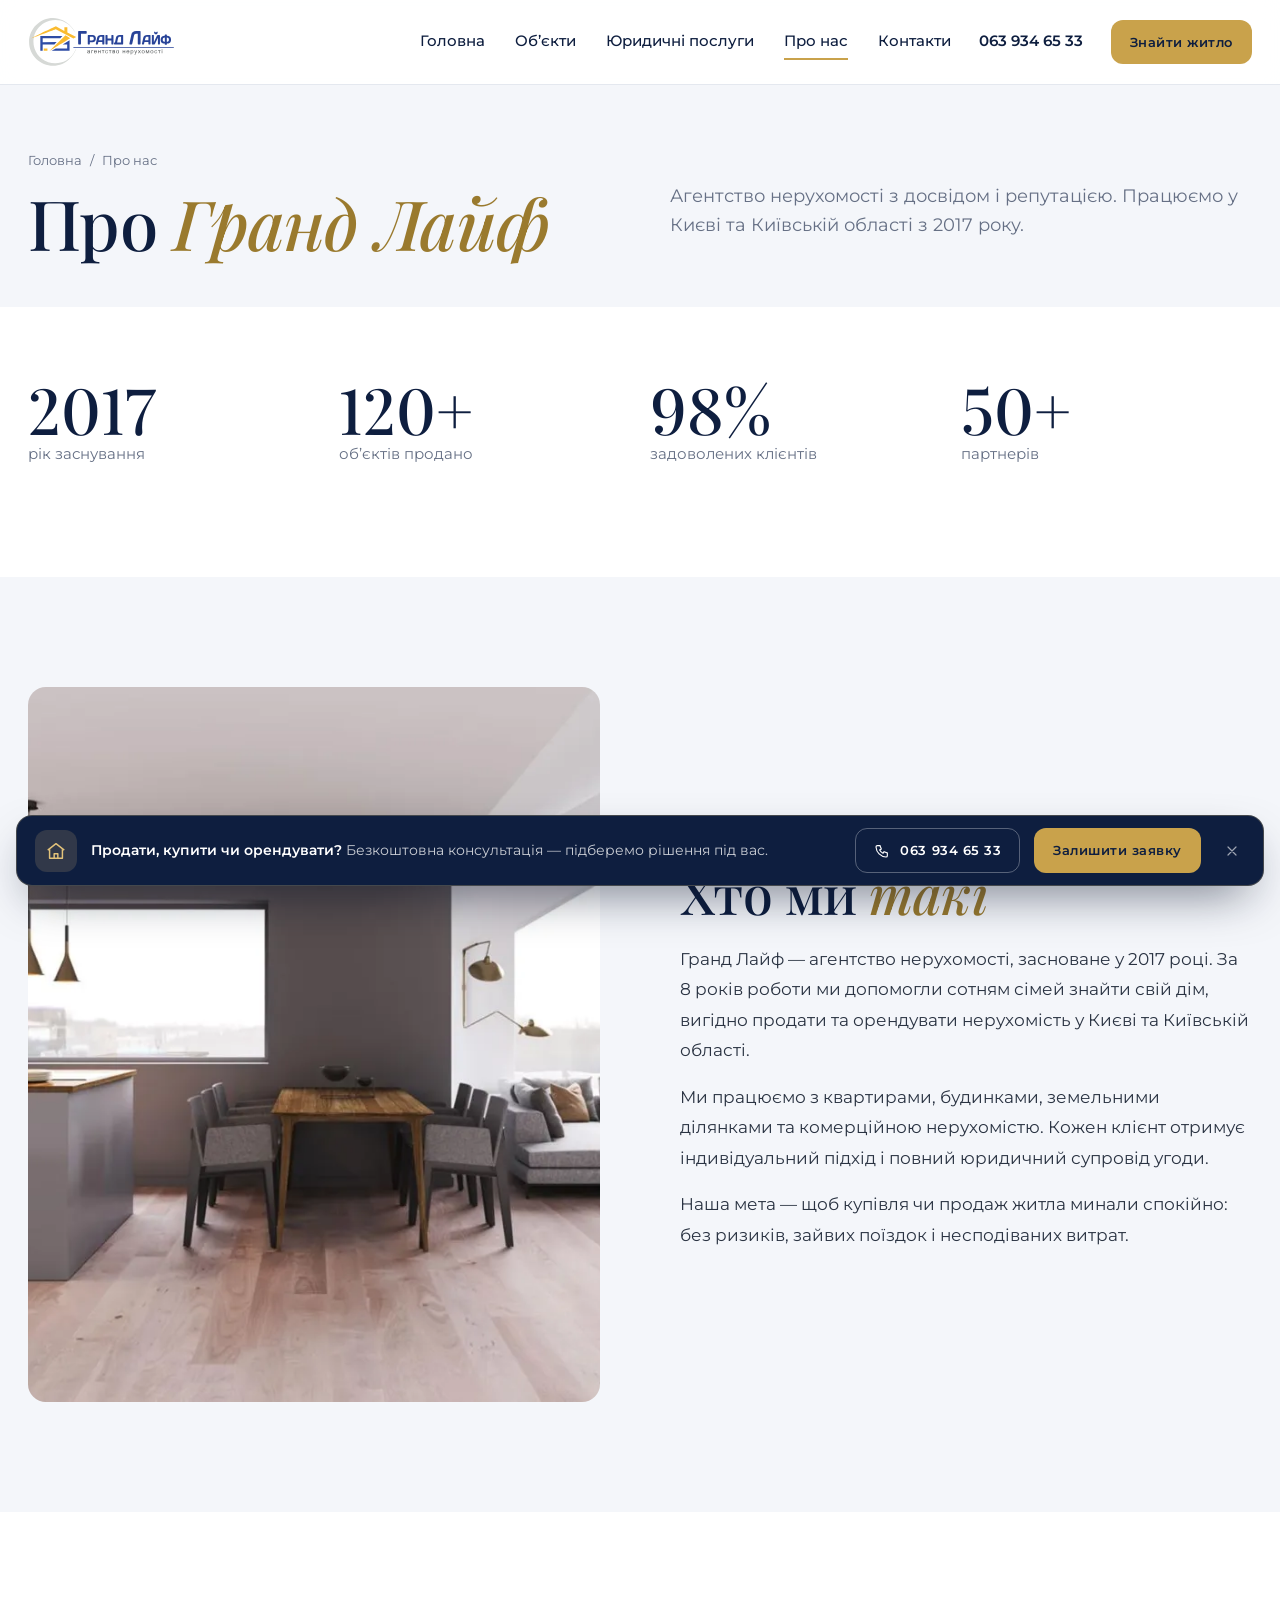
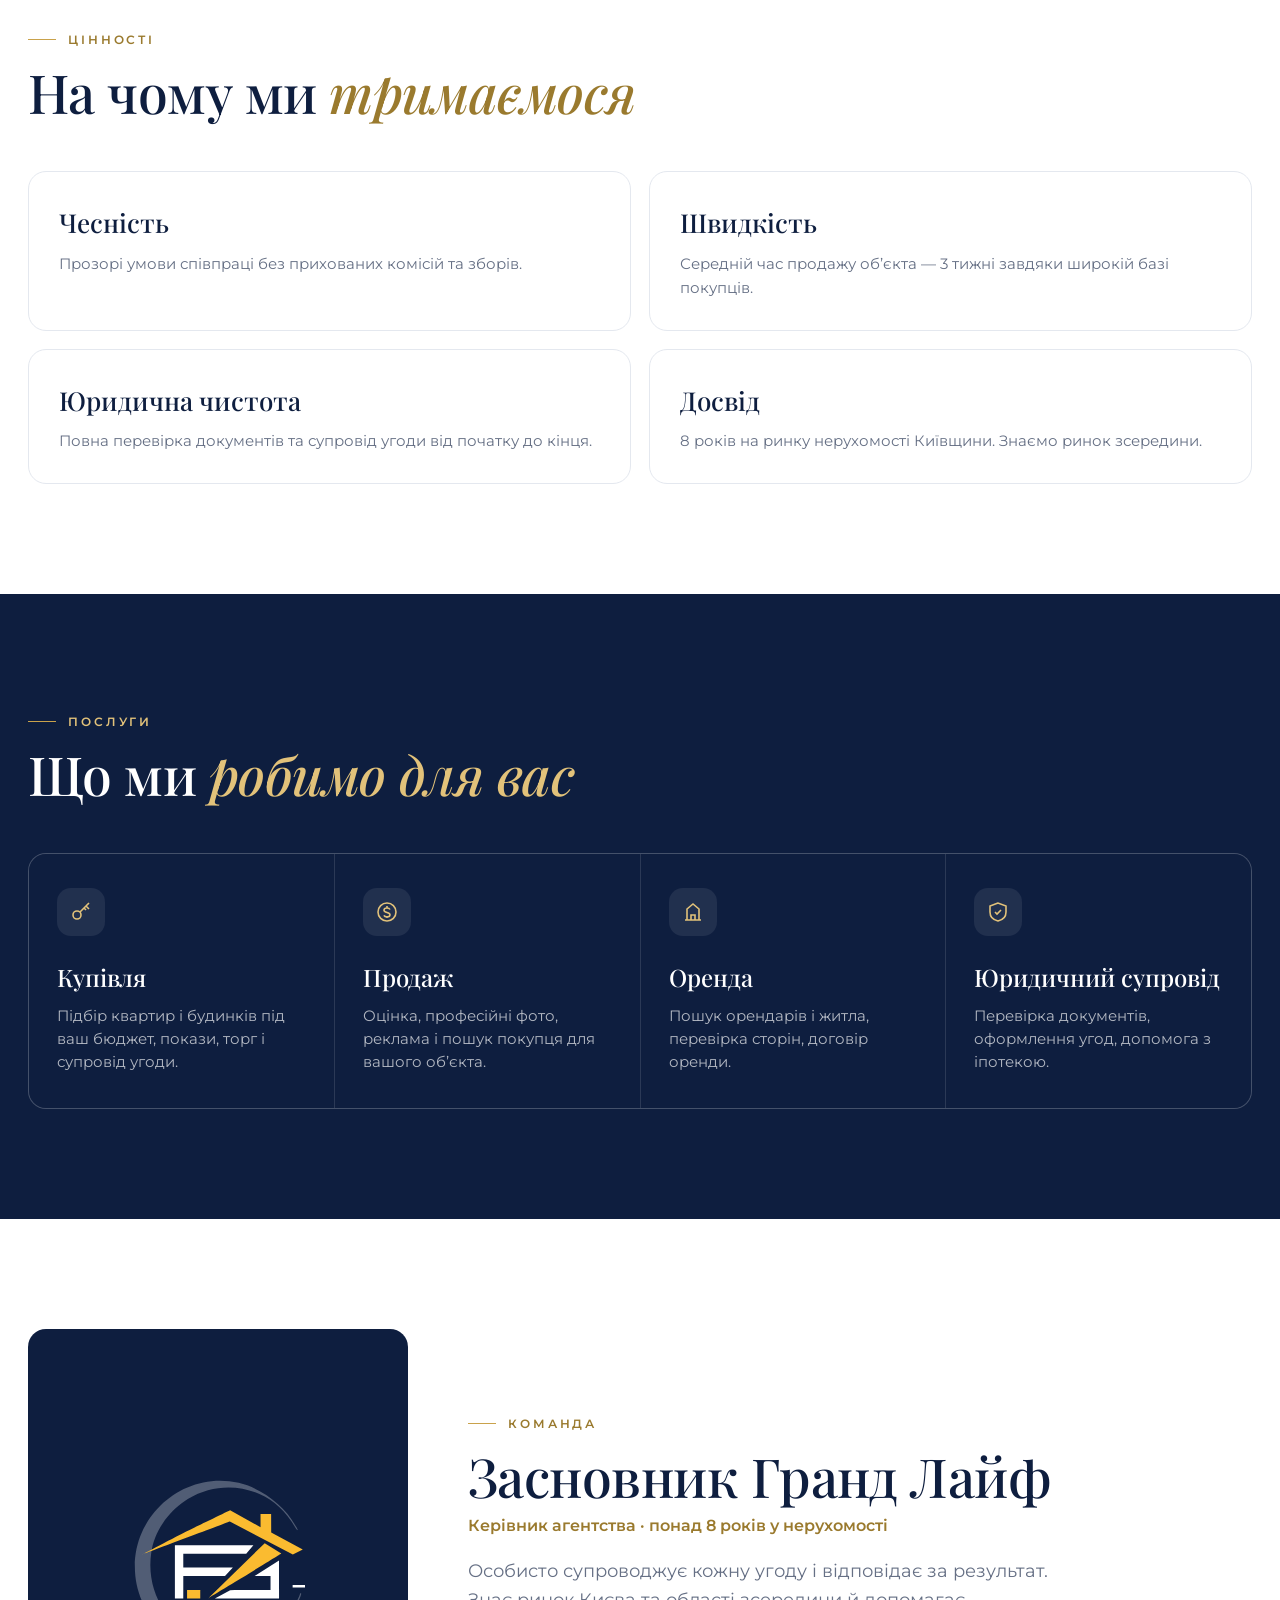
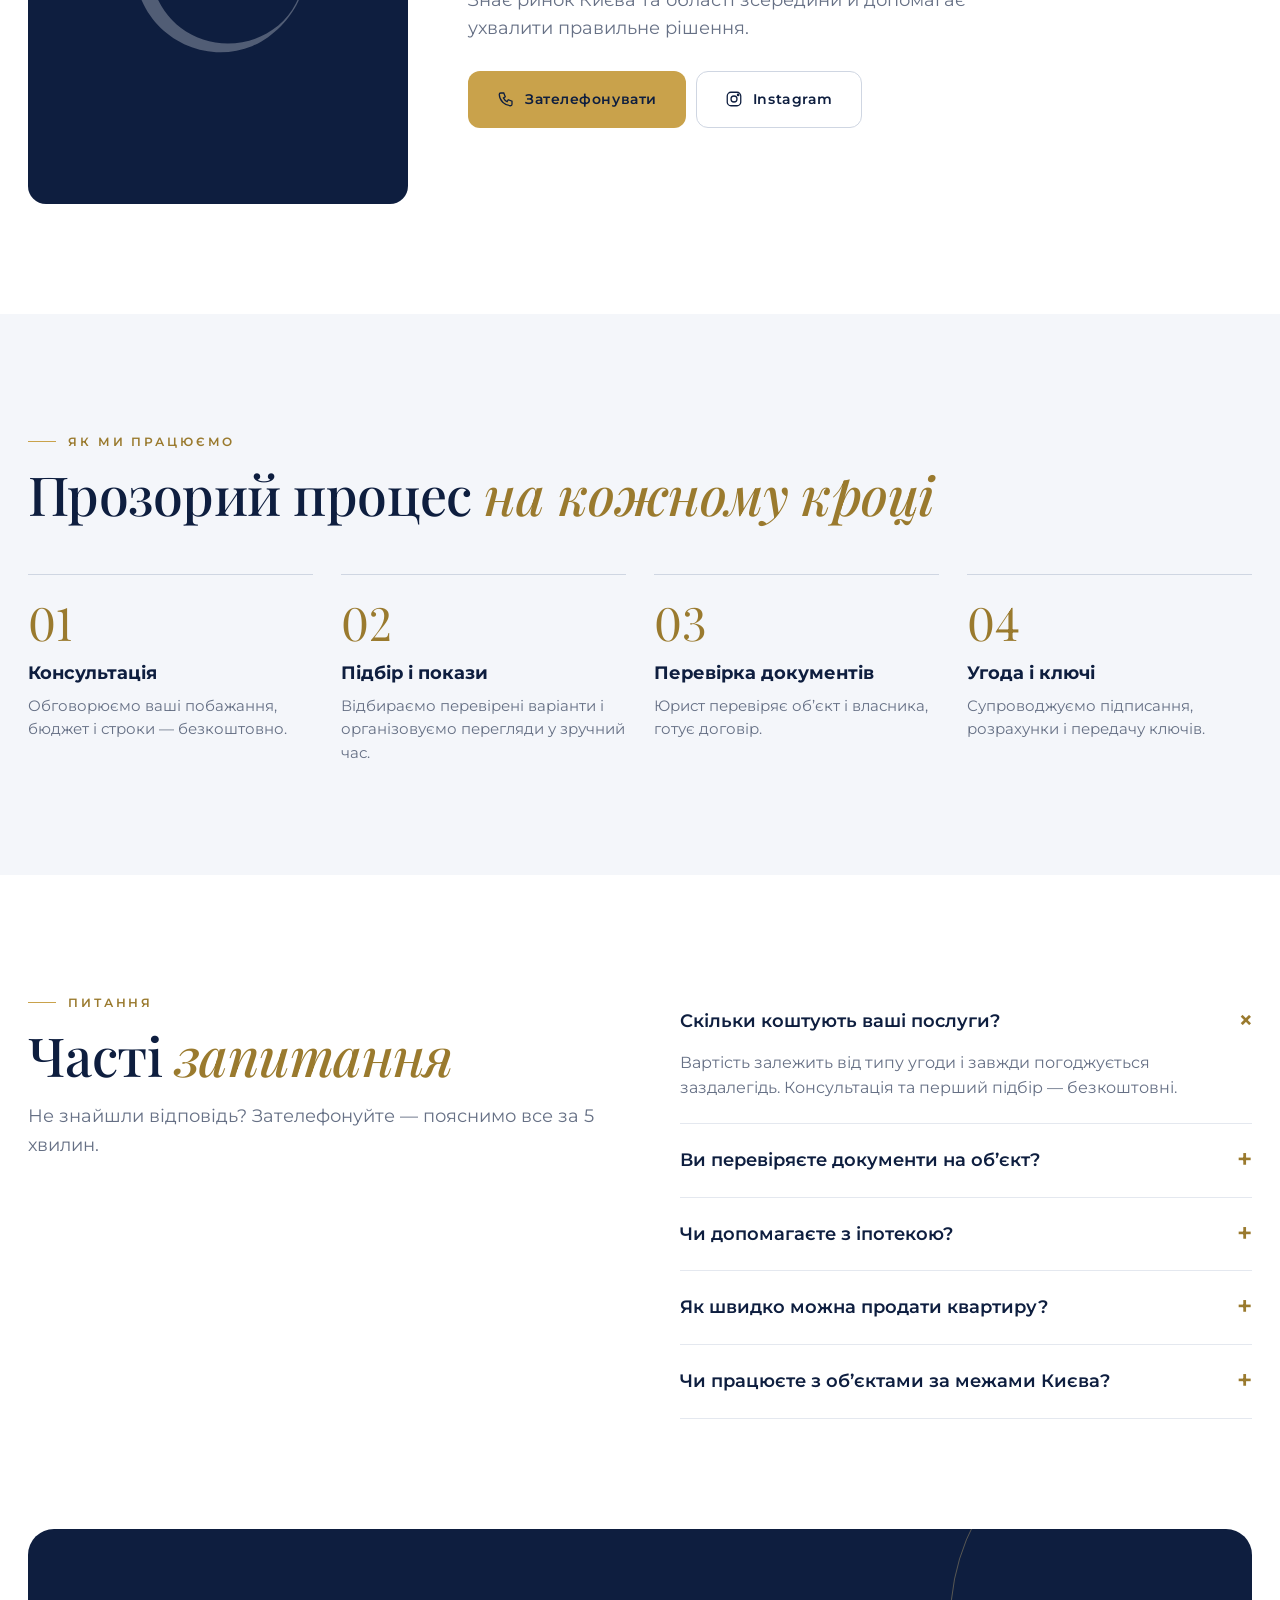
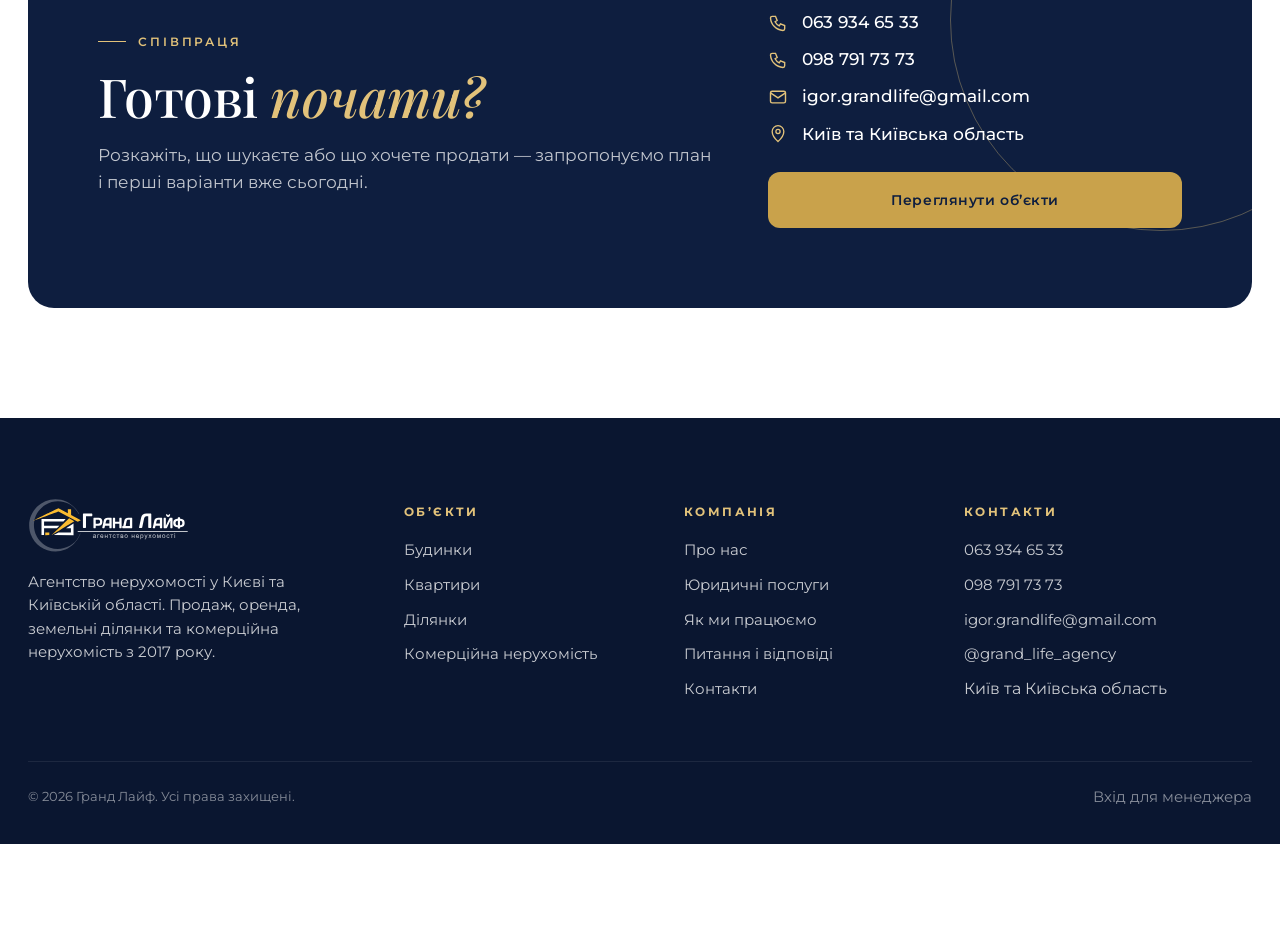
<file: about.html>
<!DOCTYPE html>
<html lang="uk">
<head>
<meta charset="UTF-8">
<meta name="viewport" content="width=device-width, initial-scale=1.0">
<title>Про нас — Гранд Лайф</title>
<meta name="description" content="Квартири, будинки, земельні ділянки, оренда і комерційна нерухомість у Києві та Київській області. Юридичний супровід угоди з 2017 року.">
<link rel="icon" href="assets/brand/mark.svg" type="image/svg+xml">
<link rel="preconnect" href="https://fonts.googleapis.com"><link rel="preconnect" href="https://fonts.gstatic.com" crossorigin>
<link href="https://fonts.googleapis.com/css2?family=Montserrat:wght@400;500;600;700&family=Playfair+Display:ital,wght@0,400;0,500;0,600;1,500&display=swap" rel="stylesheet">
<link rel="stylesheet" href="theme.css?v=20261138">
<link rel="stylesheet" href="assets/app.css?v=20261138">
<script src="config.js?v=20261138"></script>
</head>
<body>
<main>
  <section class="phead">
    <div class="wrap split" style="align-items:end;gap:60px">
      <div><div class="crumbs"><a href="index.html">Головна</a><span>/</span><span>Про нас</span></div><h1 class="h1 rv" id="aTitle"></h1></div>
      <p class="lead rv" style="--d:.15s" id="aIntro"></p>
    </div>
  </section>

  <section class="sec" style="padding-top:70px">
    <div class="wrap">
      <div class="stats" id="aStats"></div>
    </div>
  </section>

  <section class="sec tint">
    <div class="wrap split">
      <div class="split-img rv-img"><img id="aImg" alt="" loading="lazy"></div>
      <div><span class="kicker rv">Наша історія</span><h2 class="h2 rv" style="margin:14px 0 22px" id="aStoryTitle"></h2><div class="desc" id="aStory"></div></div>
    </div>
  </section>

  <section class="sec">
    <div class="wrap">
      <div class="sec-head"><div><span class="kicker rv">Цінності</span><h2 class="h2 rv">На чому ми <em>тримаємося</em></h2></div></div>
      <div class="values" id="aValues"></div>
    </div>
  </section>

  <section class="sec dark">
    <div class="wrap">
      <div class="sec-head"><div><span class="kicker rv">Послуги</span><h2 class="h2 rv">Що ми <em>робимо для вас</em></h2></div></div>
      <div class="feats rv" id="aServices"></div>
    </div>
  </section>

  <section class="sec" id="team">
    <div class="wrap team">
      <div class="team-photo rv-img" id="tPhoto"></div>
      <div>
        <span class="kicker rv">Команда</span>
        <h2 class="h2 rv" style="margin:14px 0 8px" id="tName"></h2>
        <p class="rv" style="color:var(--accent-ink);font-weight:600;margin:0 0 18px" id="tRole"></p>
        <p class="lead rv" id="tText"></p>
        <div class="rv" style="display:flex;gap:10px;flex-wrap:wrap;margin-top:28px" id="tActions"></div>
      </div>
    </div>
  </section>

  <section class="sec tint" id="process">
    <div class="wrap">
      <div class="sec-head"><div><span class="kicker rv">Як ми працюємо</span><h2 class="h2 rv">Прозорий процес <em>на кожному кроці</em></h2></div></div>
      <div class="steps" id="aSteps"></div>
    </div>
  </section>

  <section class="sec" id="faq">
    <div class="wrap split" style="align-items:start">
      <div><span class="kicker rv">Питання</span><h2 class="h2 rv" style="margin-top:14px">Часті <em>запитання</em></h2><p class="lead rv" style="margin-top:18px">Не знайшли відповідь? Зателефонуйте — пояснимо все за 5 хвилин.</p></div>
      <div class="faq" id="aFaq"></div>
    </div>
  </section>

  <section class="wrap">
    <div class="cta rv">
      <div><span class="kicker">Співпраця</span><h2 class="h2" style="margin:16px 0">Готові <em>почати?</em></h2><p>Розкажіть, що шукаєте або що хочете продати — запропонуємо план і перші варіанти вже сьогодні.</p></div>
      <div class="cta-actions" id="aCta"></div>
    </div>
  </section>
</main>
<script type="module">
import { S, I, esc, layout, reveal, telHref, $ } from './assets/core.js?v=20261138';
layout({ page: 'about' });
const A = S.about;
$('#aTitle').innerHTML = A.title; $('#aIntro').textContent = A.intro;
$('#aStats').innerHTML = A.stats.map(([b, s], i) => `<div class="stat rv" style="--d:${i * .08}s"><b>${esc(b)}</b><span>${esc(s)}</span></div>`).join('');
$('#aImg').src = A.image; $('#aStoryTitle').innerHTML = A.storyTitle;
$('#aStory').innerHTML = A.story.map((p) => `<p class="rv">${esc(p)}</p>`).join('');
$('#aValues').innerHTML = A.values.map(([h, p], i) => `<div class="value rv" style="--d:${(i % 2) * .08}s"><h4>${esc(h)}</h4><p>${esc(p)}</p></div>`).join('');
$('#aServices').innerHTML = A.services.map(([ic, h, p]) => `<div class="feat"><div class="ic">${I[ic]}</div><h4>${esc(h)}</h4><p>${esc(p)}</p></div>`).join('');
const T = A.team;
$('#tPhoto').innerHTML = T.photo ? `<img src="${T.photo}" alt="${esc(T.name)}" style="width:100%;height:100%;object-fit:cover">` : `<img class="mark" src="${S.markLight}" alt="">`;
$('#tName').textContent = T.name; $('#tRole').textContent = T.role; $('#tText').textContent = T.text;
const phone = S.phones?.[0];
$('#tActions').innerHTML = (phone ? `<a class="btn" href="${telHref(phone)}">${I.phone}Зателефонувати</a>` : '') + (S.instagram ? `<a class="btn line" href="https://instagram.com/${esc(S.instagram)}" target="_blank" rel="noopener">${I.insta}Instagram</a>` : '') + (S.telegram ? `<a class="btn line" href="${esc(S.telegram)}" target="_blank" rel="noopener">${I.tg}Telegram</a>` : '');
$('#aSteps').innerHTML = S.steps.map(([h, p], i) => `<div class="step rv" style="--d:${i * .08}s"><h4>${esc(h)}</h4><p>${esc(p)}</p></div>`).join('');
$('#aFaq').innerHTML = A.faq.map(([q, a], i) => `<details class="rv"${i ? '' : ' open'}><summary>${esc(q)}</summary><p>${esc(a)}</p></details>`).join('');
$('#aCta').innerHTML = `<div class="contact-list">${(S.phones || []).map((p) => `<a href="${telHref(p)}">${I.phone}${esc(p)}</a>`).join('')}${S.email ? `<a href="mailto:${esc(S.email)}">${I.mail}${esc(S.email)}</a>` : ''}<a>${I.pin}${esc(S.region)}</a></div><a class="btn" href="catalog.html" style="margin-top:12px">Переглянути об’єкти</a>`;
reveal();
</script>
</body>
</html>
</file>
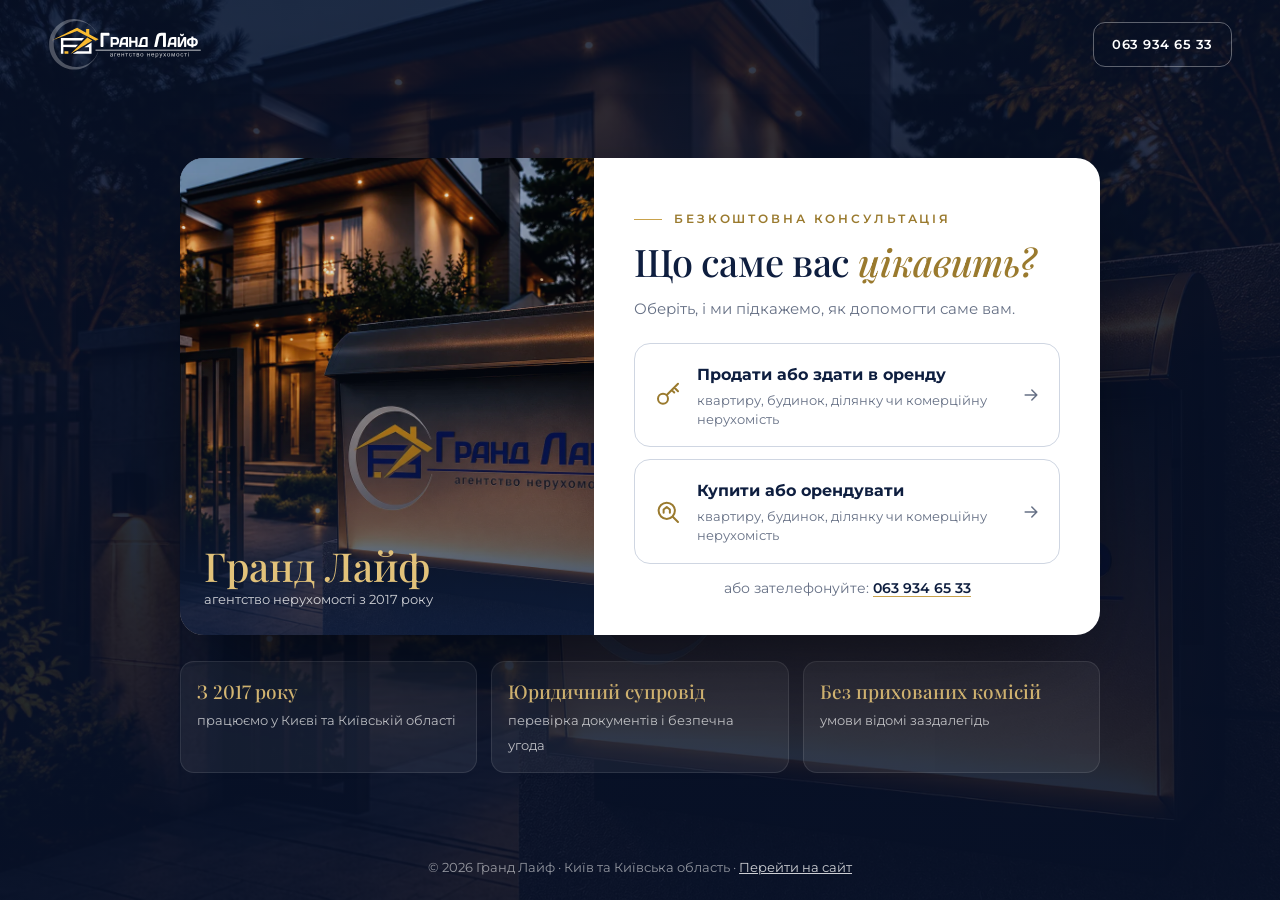
<file: lead.html>
<!DOCTYPE html>
<html lang="uk">
<head>
<meta charset="UTF-8">
<meta name="viewport" content="width=device-width, initial-scale=1.0">
<title>Гранд Лайф — продати, здати чи орендувати нерухомість</title>
<meta name="description" content="Безкоштовна консультація агентства нерухомості «Гранд Лайф»: продаж, здача в оренду та підбір оренди у Києві й Київській області.">
<!-- Превʼю посилання в соцмережах і месенджерах -->
<meta property="og:type" content="website">
<meta property="og:site_name" content="Гранд Лайф">
<meta property="og:title" content="Продати, купити чи орендувати нерухомість?">
<meta property="og:description" content="Безкоштовна консультація агентства «Гранд Лайф». Київ та Київська область. Залиште номер — передзвонимо.">
<meta property="og:image" content="https://anastasiakocubenko39-crypto.github.io/Grand-Life/promo/og-1200x630.jpg?v=3">
<meta property="og:image:width" content="1200">
<meta property="og:image:height" content="630">
<meta property="og:url" content="https://anastasiakocubenko39-crypto.github.io/Grand-Life/lead.html">
<meta name="twitter:card" content="summary_large_image">
<link rel="icon" href="assets/brand/mark.svg" type="image/svg+xml">
<link rel="preconnect" href="https://fonts.googleapis.com"><link rel="preconnect" href="https://fonts.gstatic.com" crossorigin>
<link href="https://fonts.googleapis.com/css2?family=Montserrat:wght@400;500;600;700&family=Playfair+Display:ital,wght@0,400;0,500;0,600;1,500&display=swap" rel="stylesheet">
<link rel="stylesheet" href="theme.css?v=20261138">
<link rel="stylesheet" href="assets/app.css?v=20261138">
<script src="config.js?v=20261138"></script>
</head>
<body class="landing">
  <div class="ld-bg"><img id="ldBg" alt=""></div>
  <header class="ld-top">
    <a href="index.html" class="ld-logo"><img id="ldLogo" alt="Гранд Лайф"></a>
    <a class="btn line sm ld-call" id="ldCall" href="#"></a>
  </header>

  <main class="ld-main">
    <div class="promo-card ld-card">
      <div class="promo-side">
        <img id="promoImg" alt="">
        <div class="promo-badge" id="promoBadge"></div>
      </div>
      <div class="promo-body" id="ldBody"></div>
    </div>

    <ul class="ld-points">
      <li><b>З 2017 року</b><span>працюємо у Києві та Київській області</span></li>
      <li><b>Юридичний супровід</b><span>перевірка документів і безпечна угода</span></li>
      <li><b>Без прихованих комісій</b><span>умови відомі заздалегідь</span></li>
    </ul>
  </main>

  <footer class="ld-foot"><span id="ldFoot"></span> · <a href="index.html">Перейти на сайт</a></footer>

<script type="module">
import { S, esc, telHref, $ } from './assets/core.js?v=20261138';
import { mountFlow } from './assets/promo.js?v=20261138';

$('#ldBg').src = S.heroImage;
$('#ldLogo').src = S.logoLight;
const phone = (S.phones || [])[0];
if (phone) { $('#ldCall').href = telHref(phone); $('#ldCall').textContent = phone; } else $('#ldCall').remove();
$('#ldFoot').textContent = `© ${new Date().getFullYear()} ${S.name} · ${S.region || ''}`;

// ?who=owner (продати/здати) | ?who=buyer або ?who=tenant (купити/орендувати) — одразу відкрити потрібну форму (для окремих рекламних кампаній).
// utm_source / utm_campaign — записуються в заявку, щоб бачити, з якої реклами прийшла людина.
const q = new URLSearchParams(location.search);
const src = [q.get('utm_source'), q.get('utm_campaign')].filter(Boolean).join(' / ');
const side = (img, [b, s]) => { $('#promoImg').src = img; $('#promoBadge').innerHTML = `<b>${esc(b)}</b><span>${esc(s)}</span>`; };
mountFlow($('#ldBody'), { side, source: 'лендинг' + (src ? ' · ' + src : ''), start: q.get('who') || '', doneHref: 'index.html' });
</script>
</body>
</html>
</file>
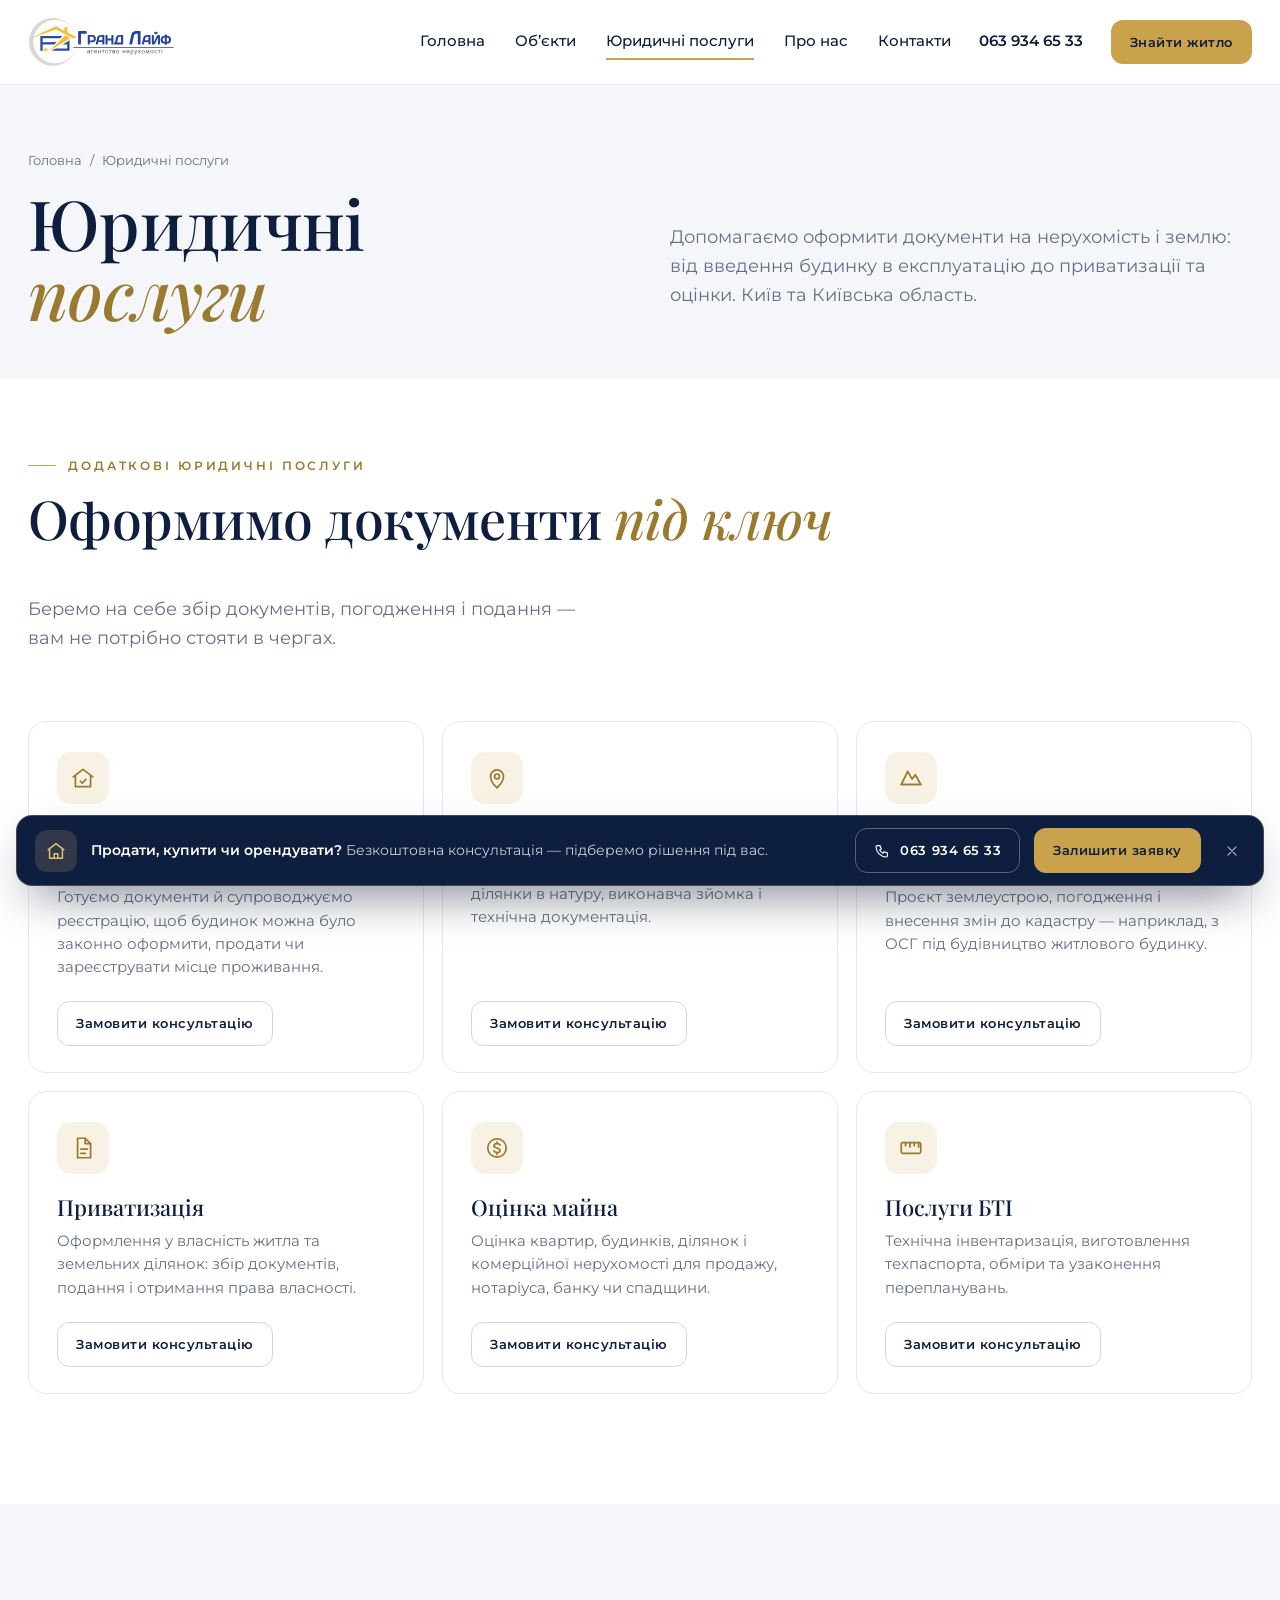
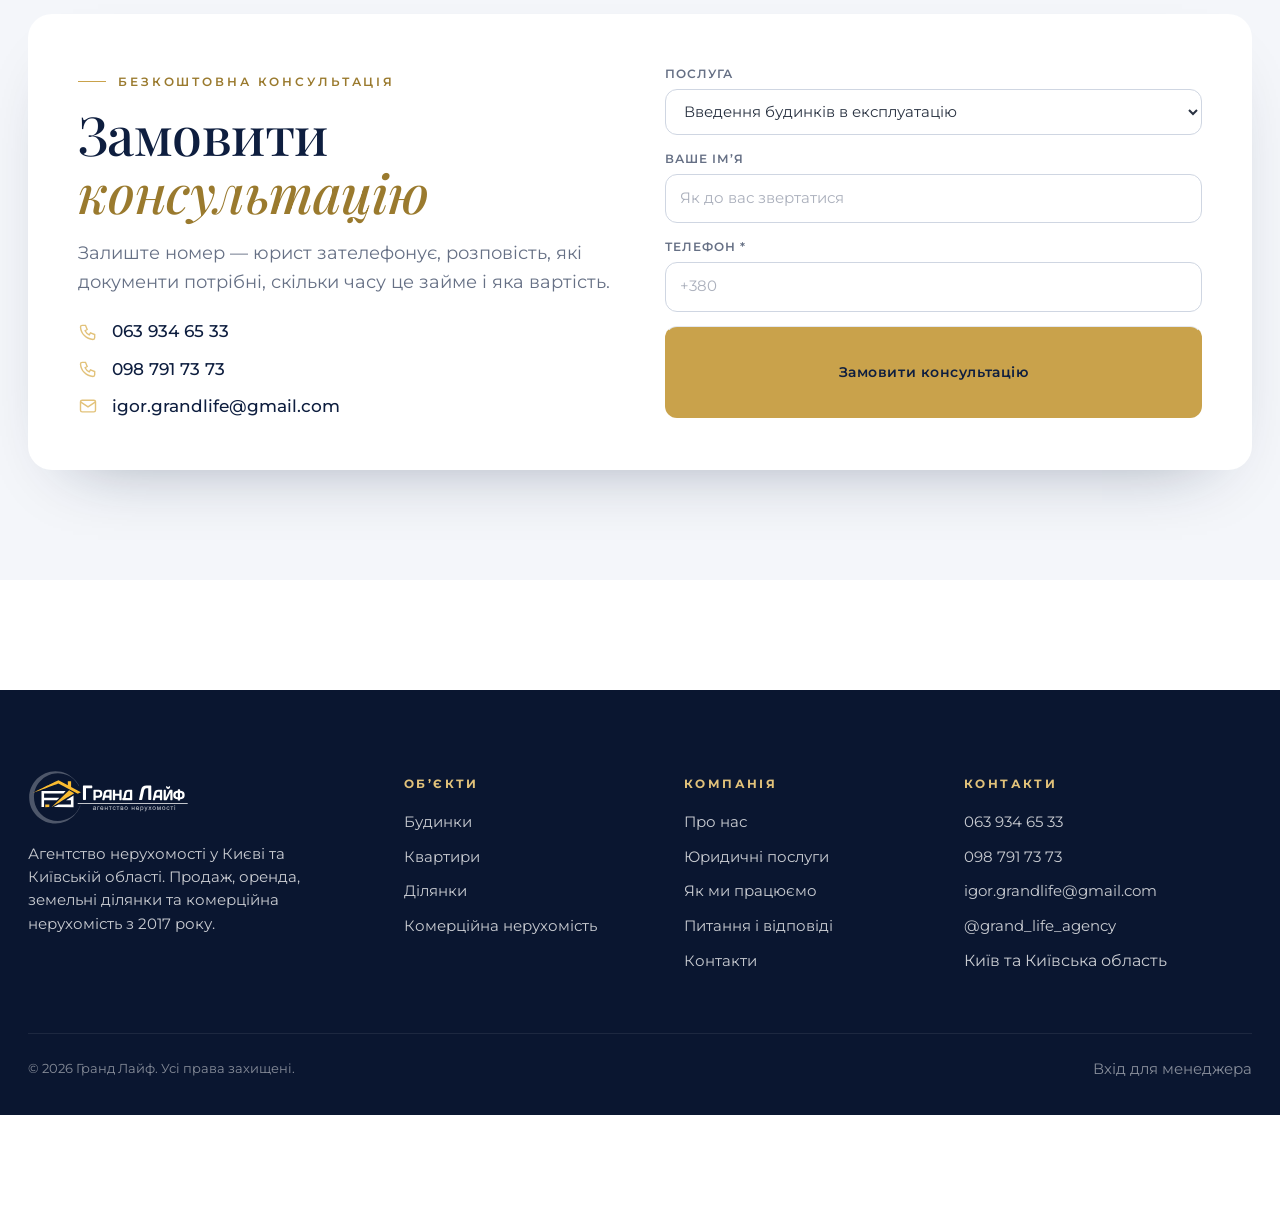
<file: legal.html>
<!DOCTYPE html>
<html lang="uk">
<head>
<meta charset="UTF-8">
<meta name="viewport" content="width=device-width, initial-scale=1.0">
<title>Юридичні послуги — Гранд Лайф</title>
<meta name="description" content="Введення будинків в експлуатацію, геодезія, зміна цільового призначення землі, приватизація, оцінка майна, послуги БТІ у Києві та Київській області.">
<link rel="icon" href="assets/brand/mark.svg" type="image/svg+xml">
<link rel="preconnect" href="https://fonts.googleapis.com"><link rel="preconnect" href="https://fonts.gstatic.com" crossorigin>
<link href="https://fonts.googleapis.com/css2?family=Montserrat:wght@400;500;600;700&family=Playfair+Display:ital,wght@0,400;0,500;0,600;1,500&display=swap" rel="stylesheet">
<link rel="stylesheet" href="theme.css?v=20261138">
<link rel="stylesheet" href="assets/app.css?v=20261138">
<script src="config.js?v=20261138"></script>
</head>
<body>
<main>
  <section class="phead">
    <div class="wrap split" style="align-items:end;gap:60px">
      <div><div class="crumbs"><a href="index.html">Головна</a><span>/</span><span>Юридичні послуги</span></div><h1 class="h1 rv">Юридичні <em>послуги</em></h1></div>
      <p class="lead rv" style="--d:.15s" id="lIntro"></p>
    </div>
  </section>

  <section class="sec" style="padding-top:70px">
    <div class="wrap">
      <div class="sec-head"><div><span class="kicker rv">Додаткові юридичні послуги</span><h2 class="h2 rv">Оформимо документи <em>під ключ</em></h2></div><p class="lead rv">Беремо на себе збір документів, погодження і подання — вам не потрібно стояти в чергах.</p></div>
      <div class="legal-grid" id="lServices"></div>
    </div>
  </section>

  <section class="sec tint" id="order">
    <div class="wrap">
      <div class="legal-order rv">
        <div>
          <span class="kicker">Безкоштовна консультація</span>
          <h2 class="h2" style="margin:14px 0 16px">Замовити <em>консультацію</em></h2>
          <p class="lead">Залиште номер — юрист зателефонує, розповість, які документи потрібні, скільки часу це займе і яка вартість.</p>
          <div class="contact-list" id="lContacts" style="margin-top:22px"></div>
        </div>
        <form class="legal-form" id="lForm" novalidate>
          <label class="f"><span>Послуга</span><select class="field" name="service" id="lService"></select></label>
          <label class="f"><span>Ваше ім’я</span><input class="field" name="name" autocomplete="name" maxlength="80" placeholder="Як до вас звертатися"></label>
          <label class="f"><span>Телефон *</span><input class="field" name="phone" type="tel" autocomplete="tel" inputmode="tel" maxlength="30" placeholder="+380" required></label>
          <input class="promo-hp" name="website" tabindex="-1" autocomplete="off" aria-hidden="true">
          <button class="btn block" type="submit">Замовити консультацію</button>
          <p class="promo-err" aria-live="polite"></p>
        </form>
      </div>
    </div>
  </section>
</main>
<script type="module">
import { S, I, esc, store, layout, reveal, telHref, $ } from './assets/core.js?v=20261138';
layout({ page: 'legal' });

const L = S.legal || {};
const ICO = {
  key: '<svg viewBox="0 0 24 24" fill="none" stroke="currentColor" stroke-width="1.6" stroke-linecap="round" stroke-linejoin="round"><path d="M3 11 12 4l9 7"/><path d="M5 10v10h14V10"/><path d="m9.5 15 1.8 1.8 3.4-3.6"/></svg>',
  geo: '<svg viewBox="0 0 24 24" fill="none" stroke="currentColor" stroke-width="1.6" stroke-linecap="round" stroke-linejoin="round"><path d="M12 21s-6-5.4-6-10.5a6 6 0 0 1 12 0C18 15.6 12 21 12 21z"/><circle cx="12" cy="10.5" r="2.2"/></svg>',
  land: '<svg viewBox="0 0 24 24" fill="none" stroke="currentColor" stroke-width="1.6" stroke-linecap="round" stroke-linejoin="round"><path d="M3 18 9 6l4 7 3-4 5 9z"/><path d="M3 18h18"/></svg>',
  doc: '<svg viewBox="0 0 24 24" fill="none" stroke="currentColor" stroke-width="1.6" stroke-linecap="round" stroke-linejoin="round"><path d="M7 3h7l5 5v13H7z"/><path d="M14 3v5h5M10 13h6M10 17h4"/></svg>',
  coin: '<svg viewBox="0 0 24 24" fill="none" stroke="currentColor" stroke-width="1.6" stroke-linecap="round"><circle cx="12" cy="12" r="8.5"/><path d="M14.8 9.2c-.5-.8-1.5-1.3-2.8-1.3-1.7 0-2.8.8-2.8 2s1 1.7 2.8 2.1 2.8 1 2.8 2.2-1.2 2-2.8 2c-1.4 0-2.5-.6-2.9-1.5M12 6.5v1.4M12 16.6V18"/></svg>',
  ruler: '<svg viewBox="0 0 24 24" fill="none" stroke="currentColor" stroke-width="1.6" stroke-linecap="round" stroke-linejoin="round"><rect x="3" y="7" width="18" height="10" rx="1.5"/><path d="M7 7v3M11 7v4M15 7v3M19 7v4"/></svg>',
};
$('#lIntro').textContent = L.intro || '';
const list = L.services || [];
$('#lServices').innerHTML = list.map(([ic, h, p], i) => `
  <article class="legal-card rv" style="--d:${(i % 3) * .07}s">
    <div class="ic">${ICO[ic] || ICO.doc}</div>
    <h3>${esc(h)}</h3>
    <p>${esc(p)}</p>
    <button class="btn line sm" type="button" data-s="${esc(h)}">Замовити консультацію</button>
  </article>`).join('');
$('#lService').innerHTML = list.map(([, h]) => `<option>${esc(h)}</option>`).join('') + '<option>Інше питання</option>';
const phone = (S.phones || [])[0];
$('#lContacts').innerHTML = (S.phones || []).map((p) => `<a href="${telHref(p)}">${I.phone}${esc(p)}</a>`).join('') + (S.email ? `<a href="mailto:${esc(S.email)}">${I.mail}${esc(S.email)}</a>` : '');

// «Замовити консультацію» на картці: обрати послугу у формі і перейти до неї
$('#lServices').addEventListener('click', (e) => {
  const b = e.target.closest('[data-s]'); if (!b) return;
  $('#lService').value = b.dataset.s;
  $('#order').scrollIntoView({ behavior: 'smooth', block: 'start' });
  setTimeout(() => $('#lForm').phone.focus({ preventScroll: true }), 600);
});

$('#lForm').onsubmit = async (e) => {
  e.preventDefault();
  const f = e.target, err = f.querySelector('.promo-err'), btn = f.querySelector('[type=submit]');
  if (f.website.value) return;
  const tel = f.phone.value.trim();
  if (tel.replace(/\D/g, '').length < 9) { err.textContent = 'Вкажіть номер телефону, щоб юрист міг передзвонити.'; f.phone.focus(); return; }
  err.textContent = ''; btn.disabled = true; btn.textContent = 'Надсилаємо…';
  try {
    await store.lead({ kind: 'Юридична послуга', object: f.service.value, name: f.name.value.trim(), phone: tel, page: 'legal.html' });
    f.innerHTML = `<div class="promo-done"><span class="promo-done-ic"><svg viewBox="0 0 24 24" fill="none" stroke="currentColor" stroke-width="2" stroke-linecap="round" stroke-linejoin="round"><path d="m5 12.5 4.5 4.5L19 7.5"/></svg></span><h2 class="h2">Дякуємо!</h2><p class="promo-lead">Юрист зателефонує вам найближчим часом щодо послуги «${esc(f.service.value)}».</p></div>`;
  } catch (x) {
    console.error(x);
    err.innerHTML = `Не вдалося надіслати. ${phone ? `Зателефонуйте нам: <a href="${telHref(phone)}">${esc(phone)}</a>` : 'Спробуйте ще раз.'}`;
    btn.disabled = false; btn.textContent = 'Замовити консультацію';
  }
};
reveal();
</script>
</body>
</html>
</file>
<file: theme.css>
/* Grand Life — глибокий синій, золото, білий */
:root {
  --bg: #FFFFFF; --surface: #FFFFFF; --surface-2: #F4F6FA;
  --ink: #2A3342; --heading: #0E1E3F; --muted: #667085;
  --line: #E4E8EF; --line-strong: #CFD6E2;
  --accent: #C9A24B; --accent-ink: #9A7A2E; --accent-soft: rgba(201, 162, 75, .14); --on-accent: #0E1E3F; --accent-shadow: rgba(201, 162, 75, .6);
  --dark: #0E1E3F; --on-dark: #FFFFFF; --hero-em: #E2C27A;
  --hero-overlay: linear-gradient(90deg, rgba(8, 18, 42, .9) 0%, rgba(8, 18, 42, .62) 42%, rgba(8, 18, 42, .1) 75%), linear-gradient(0deg, rgba(8, 18, 42, .7), transparent 45%);
  --footer-bg: #0A1630; --footer-ink: rgba(255, 255, 255, .78);
  --display: 'Playfair Display', Georgia, serif; --display-weight: 500; --em-style: italic;
  --sans: 'Montserrat', system-ui, -apple-system, 'Segoe UI', sans-serif;
  --card-radius: 18px; --btn-radius: 12px; --logo-h: 50px;
  --ease: cubic-bezier(.22, .7, .15, 1);
}
.btn { font-weight: 600; }
.btn.dark:hover { box-shadow: 0 16px 32px -16px rgba(14, 30, 63, .6); }
</file>
<file: assets/app.css>
/* Realty template — layout. Colors and fonts come from theme.css */
* { box-sizing: border-box; }
html { scroll-behavior: smooth; -webkit-text-size-adjust: 100%; }
body { margin: 0; background: var(--bg); color: var(--ink); font-family: var(--sans); font-size: 16px; line-height: 1.6; -webkit-font-smoothing: antialiased; overflow-x: hidden; font-variant-numeric: lining-nums; }
img { max-width: 100%; display: block; }
[hidden] { display: none !important; }
a { color: inherit; }
button, input, select, textarea { font: inherit; color: inherit; }
::selection { background: var(--accent-soft); }
.wrap { width: 100%; max-width: 1280px; margin: 0 auto; padding: 0 28px; }
.sr { position: absolute; width: 1px; height: 1px; overflow: hidden; clip: rect(0 0 0 0); }

/* type */
.kicker { display: inline-flex; align-items: center; gap: 12px; font-size: 12px; font-weight: 600; letter-spacing: .24em; text-transform: uppercase; color: var(--accent-ink); }
.kicker::before { content: ''; width: 28px; height: 1px; background: var(--accent); }
.h1, .h2, .h3 { font-family: var(--display); font-weight: var(--display-weight, 500); margin: 0; letter-spacing: var(--display-tracking, -.01em); color: var(--heading); }
.h1 { font-size: clamp(42px, 6.4vw, 92px); line-height: 1.02; }
.h2 { font-size: clamp(32px, 4.2vw, 56px); line-height: 1.08; }
.h3 { font-size: 26px; line-height: 1.2; }
.h1 em, .h2 em { font-style: var(--em-style, italic); color: var(--accent-ink); }
.lead { font-size: 18px; color: var(--muted); max-width: 580px; }

/* buttons */
.btn { display: inline-flex; align-items: center; justify-content: center; gap: 10px; padding: 16px 28px; border-radius: var(--btn-radius); border: 1px solid transparent; background: var(--accent); color: var(--on-accent); font-weight: 600; font-size: 14px; letter-spacing: .04em; text-decoration: none; cursor: pointer; transition: transform .4s var(--ease), box-shadow .4s var(--ease), background .3s, color .3s, border-color .3s; white-space: nowrap; }
.btn:hover { transform: translateY(-2px); box-shadow: 0 16px 32px -16px var(--accent-shadow); }
.btn svg { width: 18px; height: 18px; flex: none; }
.btn.dark { background: var(--dark); color: var(--on-dark); }
.btn.line { background: transparent; color: var(--heading); border-color: var(--line-strong); }
.btn.line:hover { border-color: var(--accent); box-shadow: none; }
.btn.ghost-light { background: transparent; color: var(--on-dark); border-color: rgba(255, 255, 255, .35); }
.btn.sm { padding: 11px 18px; font-size: 13px; }
.btn.block { width: 100%; }
.link { font-weight: 600; font-size: 14px; color: var(--heading); text-decoration: none; border-bottom: 1px solid var(--accent); padding-bottom: 2px; }
.link:hover { color: var(--accent-ink); }

/* header */
.hdr { position: fixed; inset: 0 0 auto; z-index: 50; transition: background .35s, box-shadow .35s, transform .45s var(--ease); }
.hdr.solid, .hdr.always { background: color-mix(in srgb, var(--bg) 92%, transparent); backdrop-filter: blur(14px); -webkit-backdrop-filter: blur(14px); box-shadow: 0 1px 0 var(--line); }
.hdr.hide { transform: translateY(-100%); }
.hdr .wrap { display: flex; align-items: center; gap: 28px; height: 84px; }
.logo { display: flex; align-items: center; text-decoration: none; flex: none; }
.logo img { height: var(--logo-h, 44px); width: auto; }
.logo .on-dark { display: none; }
.hdr.over-dark:not(.solid) .logo .on-light { display: none; }
.hdr.over-dark:not(.solid) .logo .on-dark { display: block; }
.hdr.over-dark:not(.solid) .nav a, .hdr.over-dark:not(.solid) .hdr-phone { color: var(--on-dark); }
.nav { display: flex; gap: 30px; margin-left: auto; }
.nav a { position: relative; text-decoration: none; font-size: 14.5px; font-weight: 500; color: var(--heading); padding: 6px 0; }
.nav a::after { content: ''; position: absolute; left: 0; right: 0; bottom: 0; height: 1.5px; background: var(--accent); transform: scaleX(0); transform-origin: right; transition: transform .45s var(--ease); }
.nav a:hover::after, .nav a[aria-current]::after { transform: scaleX(1); transform-origin: left; }
.hdr-phone { font-weight: 600; font-size: 14.5px; text-decoration: none; color: var(--heading); white-space: nowrap; }
.burger { display: none; margin-left: auto; width: 46px; height: 46px; border-radius: 50%; border: 1px solid var(--line-strong); background: var(--surface); cursor: pointer; position: relative; }
.burger span { position: absolute; left: 14px; right: 14px; height: 1.5px; background: var(--heading); transition: transform .35s var(--ease); }
.burger span:first-child { top: 19px; } .burger span:last-child { top: 26px; }
.menu-open .burger span:first-child { transform: translateY(3.5px) rotate(45deg); }
.menu-open .burger span:last-child { transform: translateY(-3.5px) rotate(-45deg); }
.drawer { position: fixed; inset: 0; z-index: 45; background: var(--dark); color: var(--on-dark); padding: 110px 28px 40px; display: flex; flex-direction: column; gap: 6px; transform: translateY(-100%); transition: transform .6s var(--ease); }
.menu-open .drawer { transform: none; }
.menu-open { overflow: hidden; }
.drawer a.big { font-family: var(--display); font-size: 40px; text-decoration: none; color: var(--on-dark); line-height: 1.3; }
.drawer .btn { margin-top: 28px; }
.drawer small { margin-top: auto; color: rgba(255, 255, 255, .6); }
.menu-open .hdr { background: transparent !important; box-shadow: none !important; }
.menu-open .hdr .logo .on-light { display: none; }
.menu-open .hdr .logo .on-dark { display: block; }
.menu-open .burger { background: transparent; border-color: rgba(255, 255, 255, .35); }
.menu-open .burger span { background: #fff; }

/* hero */
.hero { position: relative; min-height: 100svh; display: flex; align-items: flex-end; color: var(--on-dark); overflow: hidden; background: var(--dark); }
.hero-bg { position: absolute; inset: 0; }
.hero-bg img { width: 100%; height: 100%; object-fit: cover; transform: scale(1.08); animation: heroZoom 14s var(--ease) forwards; }
@keyframes heroZoom { to { transform: scale(1); } }
.hero-bg::after { content: ''; position: absolute; inset: 0; background: var(--hero-overlay); }
.hero .wrap { position: relative; padding-top: 140px; padding-bottom: 60px; }
.hero .h1 { color: #fff; max-width: 900px; }
.hero .h1 em { color: var(--hero-em); }
.hero .lead { color: rgba(255, 255, 255, .82); margin: 24px 0 0; }
.hero .kicker { color: var(--hero-em); }
.hero .kicker::before { background: var(--hero-em); }

/* search box */
.qsearch { margin-top: 46px; display: grid; grid-template-columns: 1.1fr 1fr 1fr auto; background: var(--surface); border-radius: var(--card-radius); padding: 10px; gap: 6px; box-shadow: 0 30px 60px -30px rgba(0, 0, 0, .5); color: var(--ink); max-width: 980px; }
.qsearch label { display: flex; flex-direction: column; padding: 8px 16px; border-right: 1px solid var(--line); }
.qsearch label:nth-child(3) { border-right: 0; }
.qsearch span { font-size: 11px; font-weight: 600; letter-spacing: .14em; text-transform: uppercase; color: var(--muted); }
.qsearch select, .qsearch input { border: 0; background: transparent; padding: 4px 0; font-size: 15.5px; font-weight: 500; outline: none; width: 100%; }
.qsearch .btn { border-radius: calc(var(--card-radius) - 6px); }
.hero-stats { display: flex; gap: 46px; margin-top: 48px; flex-wrap: wrap; }
.qsearch select.cur { width: auto; padding: 0 0 0 6px; font-size: 11px; font-weight: 700; letter-spacing: .1em; color: var(--muted); cursor: pointer; }
.qsearch .lbl-row { display: flex; align-items: center; gap: 2px; }
.cur-switch { display: inline-flex; gap: 4px; margin-left: 8px; vertical-align: middle; }
.cur-switch button { border: 1px solid var(--line); background: transparent; border-radius: 999px; padding: 1px 9px; font: inherit; font-size: 12px; cursor: pointer; color: var(--muted); letter-spacing: 0; text-transform: none; }
.cur-switch button[aria-pressed="true"] { background: var(--heading); color: #fff; border-color: var(--heading); }
.hero-stats b { display: block; font-family: var(--display); font-size: 40px; font-weight: 500; line-height: 1; color: #fff; }
.hero-stats span { font-size: 13px; color: rgba(255, 255, 255, .7); }

/* sections */
.sec { padding: 110px 0; }
.sec.tint { background: var(--surface-2); }
.sec.dark { background: var(--dark); color: var(--on-dark); }
.sec.dark .h2 { color: #fff; }
.sec.dark .h2 em { color: var(--hero-em); }
.sec.dark .kicker { color: var(--hero-em); }
.sec.dark .lead { color: rgba(255, 255, 255, .72); }
.sec-head { display: flex; justify-content: space-between; align-items: flex-end; gap: 30px; flex-wrap: wrap; margin-bottom: 50px; }
.sec-head .h2 { margin-top: 14px; }

/* categories */
.cats { display: grid; grid-template-columns: repeat(4, 1fr); gap: 18px; }
.cat { position: relative; aspect-ratio: 3 / 4; border-radius: var(--card-radius); overflow: hidden; color: #fff; text-decoration: none; display: flex; flex-direction: column; justify-content: flex-end; padding: 26px; isolation: isolate; }
.cat img { position: absolute; inset: 0; width: 100%; height: 100%; object-fit: cover; z-index: -2; transition: transform 1.2s var(--ease); }
.cat::before { content: ''; position: absolute; inset: 0; z-index: -1; background: linear-gradient(180deg, rgba(0, 0, 0, 0) 35%, rgba(0, 0, 0, .72)); }
.cat:hover img { transform: scale(1.07); }
.cat b { font-family: var(--display); font-size: 30px; font-weight: 500; line-height: 1.1; }
.cat span { font-size: 14px; opacity: .85; margin-top: 4px; }
.cat i { position: absolute; top: 20px; right: 20px; font-style: normal; font-size: 12px; font-weight: 600; padding: 7px 12px; border-radius: 999px; background: rgba(255, 255, 255, .18); backdrop-filter: blur(8px); }

/* property cards */
.grid { display: grid; grid-template-columns: repeat(3, 1fr); gap: 30px 24px; }
.pcard { display: flex; flex-direction: column; text-decoration: none; color: inherit; background: var(--surface); border: 1px solid var(--line); border-radius: var(--card-radius); overflow: hidden; transition: transform .5s var(--ease), box-shadow .5s var(--ease), border-color .3s; }
.pcard:hover { transform: translateY(-6px); box-shadow: 0 30px 50px -30px rgba(0, 0, 0, .35); border-color: var(--line-strong); }
.pcard-img { position: relative; aspect-ratio: 4 / 3; overflow: hidden; background: var(--surface-2); }
.pcard-img img { width: 100%; height: 100%; object-fit: cover; transition: transform 1.1s var(--ease); }
.pcard:hover .pcard-img img { transform: scale(1.06); }
.pcard-img .noimg { position: absolute; inset: 0; display: grid; place-items: center; }
.pcard-img .noimg img { width: 90px; height: auto; opacity: .35; object-fit: contain; }
.badges { position: absolute; left: 14px; top: 14px; display: flex; gap: 6px; flex-wrap: wrap; }
.badge { font-size: 11.5px; font-weight: 600; letter-spacing: .06em; padding: 6px 11px; border-radius: 999px; background: rgba(255, 255, 255, .94); color: var(--heading); }
.badge.accent { background: var(--accent); color: var(--on-accent); }
.badge.sold { background: #2B2B2B; color: #fff; }
.pcount { position: absolute; right: 14px; bottom: 14px; font-size: 12px; font-weight: 600; padding: 5px 10px; border-radius: 999px; background: rgba(0, 0, 0, .55); color: #fff; display: inline-flex; gap: 6px; align-items: center; }
.pcount svg { width: 14px; height: 14px; }
.pcard-body { padding: 20px 22px 22px; display: flex; flex-direction: column; gap: 8px; flex: 1; }
.price { font-family: var(--display); font-size: 28px; font-weight: 500; color: var(--heading); line-height: 1.1; }
.price small { font-family: var(--sans); font-size: 13px; color: var(--muted); font-weight: 500; }
.price-alt { display: block; margin-top: 4px; font-family: var(--sans); font-size: 13px; font-weight: 500; color: var(--muted); letter-spacing: 0; }
.pcard h3 { margin: 0; font-size: 16.5px; font-weight: 600; line-height: 1.35; color: var(--heading); }
.loc { display: flex; gap: 6px; align-items: flex-start; font-size: 14px; color: var(--muted); }
.loc svg { width: 16px; height: 16px; flex: none; margin-top: 2px; color: var(--accent-ink); }
.specs { display: flex; gap: 16px; flex-wrap: wrap; margin-top: auto; padding-top: 14px; border-top: 1px solid var(--line); font-size: 13.5px; color: var(--ink); }
.specs span { display: inline-flex; align-items: center; gap: 6px; }
.specs svg { width: 16px; height: 16px; color: var(--accent-ink); }
.pcard.is-sold .pcard-img img { filter: grayscale(.8); }
.grid.list { grid-template-columns: 1fr; }
.grid.list .pcard { flex-direction: row; }
.grid.list .pcard-img { width: 340px; flex: none; aspect-ratio: auto; min-height: 230px; }
.skeleton { border-radius: var(--card-radius); background: linear-gradient(100deg, var(--surface-2) 30%, var(--surface) 50%, var(--surface-2) 70%); background-size: 300% 100%; animation: sk 1.5s infinite; min-height: 380px; }
@keyframes sk { to { background-position: -300% 0; } }
.empty { grid-column: 1 / -1; padding: 60px 30px; text-align: center; color: var(--muted); border: 1px dashed var(--line-strong); border-radius: var(--card-radius); }
.empty b { display: block; font-family: var(--display); font-size: 28px; font-weight: 500; color: var(--heading); margin-bottom: 8px; }

/* features / steps */
.feats { display: grid; grid-template-columns: repeat(4, 1fr); gap: 1px; background: var(--line); border: 1px solid var(--line); border-radius: var(--card-radius); overflow: hidden; }
.feat { background: var(--surface); padding: 34px 28px; }
.sec.dark .feats { background: rgba(255, 255, 255, .12); border-color: rgba(255, 255, 255, .12); }
.sec.dark .feat { background: var(--dark); }
.feat .ic { width: 48px; height: 48px; border-radius: 14px; display: grid; place-items: center; background: var(--accent-soft); color: var(--accent-ink); margin-bottom: 22px; }
.sec.dark .feat .ic { background: rgba(255, 255, 255, .08); color: var(--hero-em); }
.feat .ic svg { width: 24px; height: 24px; }
.feat h4 { margin: 0 0 8px; font-family: var(--display); font-size: 24px; font-weight: 500; color: var(--heading); }
.sec.dark .feat h4 { color: #fff; }
.feat p { margin: 0; font-size: 14.5px; color: var(--muted); }
.sec.dark .feat p { color: rgba(255, 255, 255, .68); }
.steps { counter-reset: s; display: grid; grid-template-columns: repeat(4, 1fr); gap: 28px; }
.step { counter-increment: s; padding-top: 24px; border-top: 1px solid var(--line-strong); }
.step::before { content: '0' counter(s); display: block; font-family: var(--display); font-size: 46px; color: var(--accent-ink); line-height: 1; margin-bottom: 14px; }
.step h4 { margin: 0 0 8px; font-size: 18px; color: var(--heading); }
.step p { margin: 0; font-size: 14.5px; color: var(--muted); }

/* split */
.split { display: grid; grid-template-columns: 1fr 1fr; gap: 80px; align-items: center; }
.split-img { border-radius: var(--card-radius); overflow: hidden; aspect-ratio: 4 / 5; position: relative; }
.split-img img { width: 100%; height: 100%; object-fit: cover; }
.split-img .float { position: absolute; left: 22px; bottom: 22px; right: 22px; background: var(--surface); border-radius: calc(var(--card-radius) - 4px); padding: 20px 22px; display: flex; gap: 18px; align-items: center; box-shadow: 0 20px 40px -20px rgba(0, 0, 0, .4); }
.split-img .float b { font-family: var(--display); font-size: 38px; color: var(--accent-ink); line-height: 1; font-weight: 500; }
.split-img .float span { font-size: 14px; color: var(--muted); }
.checks { list-style: none; padding: 0; margin: 28px 0 36px; display: grid; gap: 14px; }
.checks li { display: flex; gap: 14px; align-items: flex-start; }
.checks svg { width: 22px; height: 22px; flex: none; color: var(--accent-ink); margin-top: 2px; }
.checks b { display: block; color: var(--heading); }
.checks span { font-size: 14.5px; color: var(--muted); }

/* stats strip */
.stats { display: grid; grid-template-columns: repeat(4, 1fr); gap: 20px; }
.stat b { display: block; font-family: var(--display); font-size: clamp(44px, 5vw, 68px); font-weight: 500; line-height: 1; color: var(--heading); }
.stat span { color: var(--muted); font-size: 14.5px; }

/* contact band */
.cta { position: relative; overflow: hidden; border-radius: calc(var(--card-radius) + 8px); background: var(--dark); color: var(--on-dark); padding: 80px 70px; display: grid; grid-template-columns: 1.2fr .8fr; gap: 50px; align-items: center; }
.cta::after { content: ''; position: absolute; right: -120px; top: -120px; width: 420px; height: 420px; border-radius: 50%; border: 1px solid var(--hero-em); opacity: .35; }
.cta .h2 { color: #fff; }
.cta .kicker { color: var(--hero-em); }
.cta .kicker::before { background: var(--hero-em); }
.cta .h2 em { color: var(--hero-em); }
.cta p { color: rgba(255, 255, 255, .75); font-size: 17px; }
.cta-actions { display: flex; flex-direction: column; gap: 12px; position: relative; z-index: 1; }
.contact-list { display: grid; gap: 10px; }
.contact-list a { display: flex; gap: 14px; align-items: center; text-decoration: none; color: #fff; font-size: 17px; font-weight: 500; }
.contact-list svg { width: 20px; height: 20px; color: var(--hero-em); }

/* footer */
.ftr { background: var(--footer-bg); color: var(--footer-ink); padding: 80px 0 34px; margin-top: 110px; }
.ftr-grid { display: grid; grid-template-columns: 1.4fr 1fr 1fr 1.2fr; gap: 40px; }
.ftr p { font-size: 14.5px; max-width: 330px; margin: 18px 0 0; }
.ftr h5 { margin: 4px 0 16px; font-size: 12px; letter-spacing: .2em; text-transform: uppercase; color: var(--hero-em); }
.ftr ul { list-style: none; padding: 0; margin: 0; display: grid; gap: 9px; }
.ftr a { text-decoration: none; font-size: 14.5px; }
.ftr a:hover { color: var(--hero-em); }
.ftr-bottom { display: flex; justify-content: space-between; flex-wrap: wrap; gap: 14px; margin-top: 60px; padding-top: 24px; border-top: 1px solid rgba(255, 255, 255, .12); font-size: 13px; opacity: .65; }

/* page head */
.phead { padding: 150px 0 50px; background: var(--surface-2); }
.phead .h1 { font-size: clamp(38px, 5.4vw, 72px); margin-top: 16px; }
.crumbs { font-size: 13px; color: var(--muted); display: flex; gap: 8px; flex-wrap: wrap; }
.crumbs a { text-decoration: none; }
.crumbs a:hover { color: var(--accent-ink); }

/* catalog */
.cat-layout { display: grid; grid-template-columns: 300px 1fr; gap: 40px; align-items: start; padding-top: 40px; }
.filters { position: sticky; top: 104px; background: var(--surface); border: 1px solid var(--line); border-radius: var(--card-radius); padding: 24px; display: grid; gap: 22px; max-height: calc(100vh - 124px); overflow: auto; }
.filters h3 { margin: 0; font-size: 18px; color: var(--heading); display: flex; justify-content: space-between; align-items: center; }
.filters h3 button { border: 0; background: none; color: var(--accent-ink); font-size: 13px; font-weight: 600; cursor: pointer; }
.fgroup > span { display: block; font-size: 12px; font-weight: 600; letter-spacing: .14em; text-transform: uppercase; color: var(--muted); margin-bottom: 10px; }
.chips { display: flex; flex-wrap: wrap; gap: 6px; }
.chip { border: 1px solid var(--line-strong); background: var(--surface); border-radius: 999px; padding: 8px 14px; font-size: 13.5px; font-weight: 500; cursor: pointer; transition: .25s; color: var(--ink); }
.chip:hover { border-color: var(--accent); }
.chip[aria-pressed="true"] { background: var(--dark); border-color: var(--dark); color: var(--on-dark); }
.range { display: grid; grid-template-columns: 1fr 1fr; gap: 8px; }
.field { width: 100%; border: 1px solid var(--line-strong); border-radius: 12px; padding: 12px 14px; background: var(--bg); font-size: 14.5px; outline: none; transition: border-color .25s, box-shadow .25s; }
.field::placeholder { color: color-mix(in srgb, var(--muted) 55%, transparent); }
.field:focus { border-color: var(--accent); box-shadow: 0 0 0 4px var(--accent-soft); }
.check { display: flex; gap: 10px; align-items: center; font-size: 14.5px; cursor: pointer; }
.check input { width: 18px; height: 18px; accent-color: var(--accent-ink); }
.toolbar { display: flex; justify-content: space-between; align-items: center; gap: 14px; flex-wrap: wrap; margin-bottom: 24px; }
.toolbar .count { font-size: 15px; color: var(--muted); }
.toolbar .count b { color: var(--heading); font-size: 18px; }
.toolbar-r { display: flex; gap: 10px; align-items: center; }
.toolbar select { width: auto; padding: 11px 14px; }
.viewbtn { width: 44px; height: 44px; border-radius: 12px; border: 1px solid var(--line-strong); background: var(--surface); display: grid; place-items: center; cursor: pointer; }
.viewbtn[aria-pressed="true"] { background: var(--dark); color: var(--on-dark); border-color: var(--dark); }
.viewbtn svg { width: 18px; height: 18px; }
.filters-open { display: none; }
.active-tags { display: flex; gap: 8px; flex-wrap: wrap; margin-bottom: 18px; }
.active-tags button { border: 0; background: var(--accent-soft); color: var(--accent-ink); border-radius: 999px; padding: 7px 12px; font-size: 13px; font-weight: 600; cursor: pointer; }

/* object page */
.obj { padding-top: 110px; }
.gallery { display: grid; grid-template-columns: 2fr 1fr; grid-template-rows: 1fr 1fr; gap: 10px; height: min(620px, 70vh); border-radius: var(--card-radius); overflow: hidden; margin-top: 22px; }
.gallery button { border: 0; padding: 0; cursor: zoom-in; position: relative; overflow: hidden; background: var(--surface-2); }
.gallery button img { width: 100%; height: 100%; object-fit: cover; transition: transform 1s var(--ease); }
.gallery button:hover img { transform: scale(1.04); }
.gallery button:first-child { grid-row: span 2; }
.gallery.one { grid-template-columns: 1fr; }
.gallery.two { grid-template-columns: 1fr 1fr; grid-template-rows: 1fr; }
.gallery.two button:first-child { grid-row: auto; }
.gallery .more { position: absolute; inset: 0; background: rgba(0, 0, 0, .45); color: #fff; display: grid; place-items: center; font-size: 18px; font-weight: 600; }
.gallery .noimg { display: grid; place-items: center; height: 100%; }
.gallery .noimg img { width: 140px; height: auto; opacity: .3; object-fit: contain; }
.obj-grid { display: grid; grid-template-columns: 1fr 380px; gap: 50px; margin-top: 40px; align-items: start; }
.obj-title { display: flex; flex-wrap: wrap; gap: 8px; margin-bottom: 14px; }
.obj-title .badge { background: var(--accent-soft); color: var(--accent-ink); }
.obj .h1 { font-size: clamp(32px, 4vw, 52px); }
.obj .loc { font-size: 16px; margin-top: 12px; }
.keyfacts { display: grid; grid-template-columns: repeat(4, 1fr); gap: 1px; background: var(--line); border: 1px solid var(--line); border-radius: var(--card-radius); overflow: hidden; margin: 34px 0; }
.keyfacts div { background: var(--surface); padding: 20px; }
.keyfacts b { display: block; font-family: var(--display); font-size: 26px; font-weight: 500; color: var(--heading); line-height: 1.1; }
.keyfacts span { font-size: 13px; color: var(--muted); }
.block { padding: 34px 0; border-top: 1px solid var(--line); }
.block > h2 { font-family: var(--display); font-weight: 500; font-size: 30px; margin: 0 0 20px; color: var(--heading); }
.desc { font-size: 16.5px; line-height: 1.85; color: var(--ink); }
.desc p { margin: 0 0 16px; white-space: pre-line; }
.desc .dh { font-family: var(--sans); font-size: 13px; font-weight: 700; letter-spacing: .14em; text-transform: uppercase; color: var(--accent-ink); margin: 26px 0 8px; }
.desc .dh:first-child { margin-top: 0; }
.desc.clamped { max-height: 360px; overflow: hidden; -webkit-mask-image: linear-gradient(#000 70%, transparent); mask-image: linear-gradient(#000 70%, transparent); }
.spec-table { display: grid; grid-template-columns: 1fr 1fr; gap: 0 40px; }
.spec-table div { display: flex; justify-content: space-between; gap: 16px; padding: 13px 0; border-bottom: 1px solid var(--line); font-size: 15px; }
.spec-table span { color: var(--muted); }
.spec-table b { font-weight: 600; color: var(--heading); text-align: right; }
.feat-list { display: flex; flex-wrap: wrap; gap: 10px; }
.feat-list span { display: inline-flex; align-items: center; gap: 8px; padding: 10px 14px; border-radius: 12px; background: var(--surface-2); font-size: 14.5px; }
.feat-list svg { width: 16px; height: 16px; color: var(--accent-ink); }
.side { position: sticky; top: 104px; display: grid; gap: 16px; }
.side-card { background: var(--surface); border: 1px solid var(--line); border-radius: var(--card-radius); padding: 28px; box-shadow: 0 30px 60px -40px rgba(0, 0, 0, .3); }
.side-card .price { font-size: 38px; }
.side-card .per { color: var(--muted); font-size: 14px; margin-top: 4px; }
.side-card hr { border: 0; border-top: 1px solid var(--line); margin: 22px 0; }
.agent { display: flex; gap: 14px; align-items: center; margin-bottom: 18px; }
.agent .av { width: 52px; height: 52px; border-radius: 50%; background: var(--dark); display: grid; place-items: center; overflow: hidden; flex: none; }
.agent .av img { width: 70%; height: auto; }
.agent b { display: block; color: var(--heading); }
.agent span { font-size: 13px; color: var(--muted); }
.side-actions { display: grid; gap: 10px; }
.side-actions .row { display: grid; grid-template-columns: 1fr 1fr; gap: 10px; }
.calc { display: grid; gap: 12px; }
.calc label { display: grid; gap: 6px; font-size: 13px; color: var(--muted); }
.calc output { display: block; font-family: var(--display); font-size: 32px; color: var(--heading); }
.calc input[type=range] { width: 100%; accent-color: var(--accent-ink); }
.map-link { display: flex; gap: 14px; align-items: center; padding: 20px; border-radius: var(--card-radius); background: var(--surface-2); text-decoration: none; }
.map-link svg { width: 28px; height: 28px; color: var(--accent-ink); flex: none; }
.map-link b { display: block; color: var(--heading); }
.map-link span { font-size: 14px; color: var(--muted); }
.lightbox { position: fixed; inset: 0; z-index: 90; background: rgba(8, 10, 14, .95); display: grid; grid-template-rows: auto 1fr auto; opacity: 0; visibility: hidden; transition: opacity .35s; }
.lightbox.open { opacity: 1; visibility: visible; }
.lb-top { display: flex; justify-content: space-between; align-items: center; padding: 18px 24px; color: #fff; font-size: 14px; }
.lb-stage { position: relative; display: grid; place-items: center; overflow: hidden; touch-action: pan-y; }
.lb-stage img { max-width: 92vw; max-height: 78vh; object-fit: contain; border-radius: 8px; }
.lb-btn { position: absolute; top: 50%; transform: translateY(-50%); width: 56px; height: 56px; border-radius: 50%; border: 1px solid rgba(255, 255, 255, .3); background: rgba(255, 255, 255, .08); color: #fff; cursor: pointer; display: grid; place-items: center; }
.lb-btn svg { width: 22px; height: 22px; }
.lb-prev { left: 20px; } .lb-next { right: 20px; }
.lb-close { border: 0; background: none; color: #fff; cursor: pointer; width: 44px; height: 44px; display: grid; place-items: center; }
.lb-close svg { width: 24px; height: 24px; }
.lb-thumbs { display: flex; gap: 8px; justify-content: center; padding: 16px; overflow-x: auto; }
.lb-thumbs button { border: 2px solid transparent; padding: 0; border-radius: 8px; overflow: hidden; width: 74px; height: 54px; flex: none; cursor: pointer; opacity: .55; background: none; }
.lb-thumbs button[aria-current] { border-color: var(--hero-em); opacity: 1; }
.lb-thumbs img { width: 100%; height: 100%; object-fit: cover; }
.mobile-bar { display: none; }

/* about */
.values { display: grid; grid-template-columns: repeat(2, 1fr); gap: 18px; }
.value { padding: 30px; border-radius: var(--card-radius); background: var(--surface); border: 1px solid var(--line); }
.value h4 { margin: 0 0 8px; font-family: var(--display); font-size: 26px; font-weight: 500; color: var(--heading); }
.value p { margin: 0; color: var(--muted); font-size: 15px; }
.team { display: grid; grid-template-columns: 380px 1fr; gap: 60px; align-items: center; }
.team-photo { aspect-ratio: 4 / 5; border-radius: var(--card-radius); background: var(--dark); display: grid; place-items: center; overflow: hidden; }
.team-photo img.mark { width: 46%; height: auto; }
.faq details { border-bottom: 1px solid var(--line); padding: 22px 0; }
.faq summary { cursor: pointer; list-style: none; display: flex; justify-content: space-between; gap: 20px; font-size: 18px; font-weight: 600; color: var(--heading); }
.faq summary::-webkit-details-marker { display: none; }
.faq summary::after { content: '+'; font-size: 26px; line-height: 1; color: var(--accent-ink); transition: transform .3s; }
.faq details[open] summary::after { transform: rotate(45deg); }
.faq p { margin: 14px 0 0; color: var(--muted); max-width: 760px; }

/* reveal */
.js .rv { opacity: 0; transform: translateY(34px); transition: opacity .9s var(--ease), transform 1s var(--ease); transition-delay: var(--d, 0s); }
.js .rv.in { opacity: 1; transform: none; }
.js .rv-img > img { clip-path: inset(0 0 100% 0); transition: clip-path 1.3s var(--ease), transform 1.2s var(--ease); transition-delay: var(--d, 0s); }
.js .rv-img.in > img { clip-path: inset(0 0 0 0); }
@media (prefers-reduced-motion: reduce) { *, *::before, *::after { animation: none !important; transition: none !important; } .js .rv, .js .rv-img > img { opacity: 1; transform: none; clip-path: none; } }

/* toast */
.toast { position: fixed; left: 50%; bottom: 26px; transform: translateX(-50%); background: var(--dark); color: var(--on-dark); padding: 12px 20px; border-radius: 999px; font-size: 14px; font-weight: 600; z-index: 100; animation: tin .3s var(--ease); }
@keyframes tin { from { opacity: 0; transform: translate(-50%, 10px); } }

/* responsive */
@media (max-width: 1100px) {
  .nav, .hdr-phone, .hdr .wrap > .btn { display: none; }
  .burger { display: block; }
  .cats { grid-template-columns: repeat(2, 1fr); }
  .grid { grid-template-columns: repeat(2, 1fr); }
  .feats, .steps, .stats { grid-template-columns: repeat(2, 1fr); }
  .split, .team { grid-template-columns: 1fr; gap: 50px; }
  .split-img { aspect-ratio: 4 / 3; }
  .cta { grid-template-columns: 1fr; padding: 60px 40px; }
  .ftr-grid { grid-template-columns: 1fr 1fr; }
  .cat-layout { grid-template-columns: 1fr; }
  .filters { position: fixed; inset: 0; z-index: 70; border-radius: 0; max-height: none; transform: translateX(-100%); transition: transform .5s var(--ease); padding: 24px 22px 100px; }
  .filters.open { transform: none; }
  .filters-open { display: inline-flex; }
  .filters .apply { position: fixed; left: 22px; right: 22px; bottom: 20px; }
  .obj-grid { grid-template-columns: 1fr; }
  .side { position: static; }
}
@media (min-width: 1101px) { .filters .apply, .filters .close-f { display: none; } }
@media (max-width: 760px) {
  .wrap { padding: 0 18px; }
  .hdr .wrap { height: 70px; }
  .logo img { height: calc(var(--logo-h, 44px) * .82); }
  .hero .wrap { padding-bottom: 36px; }
  .qsearch { grid-template-columns: 1fr; }
  .qsearch label { border-right: 0; border-bottom: 1px solid var(--line); }
  .qsearch label:nth-child(3) { border-bottom: 0; }
  .hero-stats { gap: 26px; }
  .hero-stats b { font-size: 32px; }
  .sec { padding: 76px 0; }
  .cats { gap: 12px; }
  .cat { padding: 18px; aspect-ratio: 3 / 3.6; }
  .cat b { font-size: 22px; }
  .grid, .feats, .steps { grid-template-columns: 1fr; }
  .stats { grid-template-columns: 1fr 1fr; gap: 30px 16px; }
  .toolbar-r { width: 100%; }
  .toolbar-r select { flex: 1; min-width: 0; }
  .viewbtn { display: none; }
  .grid.list .pcard { flex-direction: column; }
  .grid.list .pcard-img { width: 100%; min-height: 0; aspect-ratio: 4 / 3; }
  .values { grid-template-columns: 1fr; }
  .cta { padding: 46px 24px; }
  .ftr-grid { grid-template-columns: 1fr; }
  .phead { padding: 116px 0 36px; }
  .gallery { grid-template-columns: 1fr; grid-template-rows: 1fr; height: 62vw; min-height: 260px; }
  .gallery button:not(:first-child) { display: none; }
  .gallery button:first-child { grid-row: auto; }
  .gallery .count-m { position: absolute; right: 12px; bottom: 12px; }
  .keyfacts { grid-template-columns: 1fr 1fr; }
  .spec-table { grid-template-columns: 1fr; }
  .lb-btn { display: none; }
  .mobile-bar { display: grid; grid-template-columns: 1fr 1fr; gap: 10px; position: fixed; left: 0; right: 0; bottom: 0; z-index: 40; padding: 12px 16px calc(12px + env(safe-area-inset-bottom)); background: var(--surface); box-shadow: 0 -10px 30px -10px rgba(0, 0, 0, .2); }
  body.has-bar { padding-bottom: 80px; }
}

/* Невисокі екрани ноутбуків: перший екран вміщає заголовок, цифри і пошук, вивіска на фото лишається відкритою. */
@media (min-width: 761px) and (max-height: 860px) {
  .hero .wrap { padding-top: 112px; padding-bottom: 34px; }
  .hero .h1 { font-size: clamp(40px, 7.4vh, 76px); }
  .hero .lead { margin-top: 14px; }
  .hero-stats { margin-top: 24px; }
  .hero-stats b { font-size: 34px; }
  .qsearch { margin-top: 24px; }
}

/* ── Реклама для власників: вікно і банер (assets/promo.js) ── */
.promo { position: fixed; inset: 0; z-index: 90; display: grid; place-items: center; padding: 16px; background: rgba(8, 18, 42, .62); backdrop-filter: blur(6px); opacity: 0; transition: opacity .3s var(--ease); }
.promo.on { opacity: 1; }
.promo[hidden] { display: none; }
.promo-card { position: relative; display: grid; grid-template-columns: 0.9fr 1.1fr; width: min(920px, 100%); max-height: calc(100dvh - 32px); overflow: auto; background: var(--surface); border-radius: calc(var(--card-radius) + 6px); box-shadow: 0 40px 90px -30px rgba(0, 0, 0, .6); transform: translateY(18px) scale(.98); transition: transform .45s var(--ease); }
.promo.on .promo-card { transform: none; }
.promo-x { position: absolute; top: 14px; right: 14px; z-index: 2; width: 40px; height: 40px; border-radius: 50%; border: 0; background: rgba(255, 255, 255, .92); color: var(--heading); display: grid; place-items: center; cursor: pointer; box-shadow: 0 4px 14px rgba(0, 0, 0, .12); }
.promo-x svg { width: 18px; height: 18px; }
.promo-side { position: relative; min-height: 100%; background: var(--dark); }
.promo-side img { position: absolute; inset: 0; width: 100%; height: 100%; object-fit: cover; opacity: .85; }
.promo-side::after { content: ''; position: absolute; inset: 0; background: linear-gradient(180deg, rgba(14, 30, 63, 0) 40%, rgba(14, 30, 63, .85)); }
.promo-badge { position: absolute; left: 24px; bottom: 24px; z-index: 1; color: #fff; }
.promo-badge b { display: block; font-family: var(--display); font-size: 40px; font-weight: 500; line-height: 1; color: var(--hero-em); }
.promo-badge span { font-size: 13px; color: rgba(255, 255, 255, .8); }
.promo-body { padding: 44px 40px 36px; }
.promo-body .h2 { font-size: clamp(28px, 3.2vw, 38px); line-height: 1.12; margin-top: 12px; }
.promo-lead { color: var(--muted); font-size: 15px; line-height: 1.6; margin: 14px 0 22px; }
.promo-choice { display: grid; grid-template-columns: 1fr 1fr; gap: 10px; margin-bottom: 14px; }
.promo-choice button { display: flex; gap: 10px; align-items: flex-start; text-align: left; padding: 14px; border-radius: 14px; border: 1.5px solid var(--line-strong); background: var(--bg); color: var(--ink); cursor: pointer; font: inherit; transition: border-color .2s, background .2s, box-shadow .2s; }
.promo-choice button svg { width: 26px; height: 26px; flex: none; color: var(--accent-ink); }
.promo-choice b { display: block; font-size: 14.5px; color: var(--heading); }
.promo-choice small { display: block; font-size: 12px; color: var(--muted); margin-top: 2px; }
.promo-choice button[aria-pressed="true"] { border-color: var(--accent); background: var(--accent-soft); box-shadow: 0 0 0 3px var(--accent-soft); }
.promo-fields { display: grid; grid-template-columns: 1fr 1fr; gap: 10px; margin-bottom: 12px; }
.promo-hp { position: absolute; left: -9999px; width: 1px; height: 1px; opacity: 0; }
.promo-err { min-height: 0; margin: 8px 0 0; font-size: 13px; color: #B3261E; }
.promo-err:empty { display: none; }
.promo-alt { margin: 14px 0 0; font-size: 13.5px; color: var(--muted); text-align: center; }
.promo-alt a { color: var(--heading); font-weight: 600; text-decoration: none; border-bottom: 1px solid var(--accent); }
.promo-done { text-align: center; padding: 30px 0 10px; }
.promo-done-ic { display: inline-grid; place-items: center; width: 64px; height: 64px; border-radius: 50%; background: var(--accent-soft); color: var(--accent-ink); margin-bottom: 8px; }
.promo-done-ic svg { width: 30px; height: 30px; }
body.promo-open { overflow: hidden; }

.promo-bar { position: fixed; left: 0; right: 0; bottom: 0; z-index: 80; padding: 0 16px 14px; transform: translateY(120%); transition: transform .5s var(--ease); pointer-events: none; }
.promo-bar.on { transform: none; }
.promo-bar[hidden] { display: none; }
.promo-bar .wrap { pointer-events: auto; display: flex; align-items: center; gap: 14px; padding: 12px 14px 12px 18px; background: var(--dark); color: #fff; border-radius: 16px; box-shadow: 0 20px 50px -18px rgba(8, 18, 42, .7); border: 1px solid rgba(226, 194, 122, .25); }
.promo-bar-ic { display: grid; place-items: center; width: 42px; height: 42px; flex: none; border-radius: 12px; background: rgba(226, 194, 122, .16); color: var(--hero-em); }
.promo-bar-ic svg { width: 22px; height: 22px; }
.promo-bar p { margin: 0; flex: 1; font-size: 14px; line-height: 1.45; color: rgba(255, 255, 255, .78); }
.promo-bar p b { color: #fff; font-weight: 600; }
.promo-bar .btn.line { color: #fff; border-color: rgba(255, 255, 255, .3); }
.promo-bar .btn.line svg { width: 16px; height: 16px; }
.promo-bar-x { width: 34px; height: 34px; flex: none; border: 0; border-radius: 50%; background: transparent; color: rgba(255, 255, 255, .6); cursor: pointer; display: grid; place-items: center; }
.promo-bar-x:hover { color: #fff; background: rgba(255, 255, 255, .08); }
.promo-bar-x svg { width: 16px; height: 16px; }
body.has-promo-bar { padding-bottom: 96px; }

@media (max-width: 760px) {
  .promo { padding: 0; align-items: end; }
  .promo-card { grid-template-columns: 1fr; border-radius: 22px 22px 0 0; max-height: 92dvh; }
  .promo-side { min-height: 120px; height: 120px; }
  .promo-badge { left: 18px; bottom: 14px; }
  .promo-badge b { font-size: 28px; }
  .promo-body { padding: 24px 18px 22px; }
  .promo-lead { margin: 10px 0 16px; font-size: 14px; }
  .promo-choice button { padding: 12px 10px; }
  .promo-choice small { display: none; }
  .promo-fields { grid-template-columns: 1fr; }
  .promo-bar { padding: 0 10px 10px; }
  .promo-bar .wrap { gap: 10px; padding: 10px 10px 10px 12px; }
  .promo-bar-ic, .promo-bar p span, .promo-bar-call span { display: none; }
  .promo-bar p { font-size: 13px; }
  .promo-bar-call { padding: 10px; }
  body.has-promo-bar { padding-bottom: 80px; }
}
.promo-bar .pb-m { display: none; }
@media (max-width: 760px) {
  .promo-body .kicker { display: none; }
  .promo-body .h2 { margin-top: 0; font-size: 26px; }
  .promo-side { min-height: 96px; height: 96px; }
  .promo-badge b { font-size: 24px; }
  .promo-choice { margin-bottom: 10px; }
  .promo-choice button svg { width: 22px; height: 22px; }
  .promo-bar .wrap { gap: 8px; padding: 8px 6px 8px 14px; }
  .promo-bar p b { font-size: 13px; }
  .promo-bar .btn.sm { padding: 10px 14px; }
  .promo-bar .pb-d { display: none; }
  .promo-bar .pb-m { display: inline; }
  .promo-bar-x { width: 28px; height: 28px; }
}

/* Вікно реклами: крок «Ви власник чи шукаєте оренду?» */
.promo-who { display: grid; gap: 12px; }
.promo-who button { display: flex; align-items: center; gap: 14px; width: 100%; text-align: left; padding: 18px; border-radius: 16px; border: 1.5px solid var(--line-strong); background: var(--bg); color: var(--ink); cursor: pointer; font: inherit; transition: border-color .2s, background .2s, transform .3s var(--ease), box-shadow .3s; }
.promo-who button:hover, .promo-who button:focus-visible { border-color: var(--accent); background: var(--accent-soft); transform: translateY(-1px); box-shadow: 0 14px 30px -20px var(--accent-shadow); outline: none; }
.promo-who button > svg:first-child { width: 30px; height: 30px; flex: none; color: var(--accent-ink); }
.promo-who button > svg:last-child { width: 20px; height: 20px; flex: none; margin-left: auto; color: var(--muted); }
.promo-who b { display: block; font-size: 16px; color: var(--heading); }
.promo-who small { display: block; font-size: 13px; color: var(--muted); margin-top: 3px; line-height: 1.45; }
.promo-back { display: inline-flex; align-items: center; gap: 6px; margin: -8px 0 14px; padding: 6px 10px 6px 6px; border: 0; border-radius: 999px; background: transparent; color: var(--muted); font: inherit; font-size: 13px; font-weight: 600; cursor: pointer; }
.promo-back:hover { background: var(--surface-2); color: var(--heading); }
.promo-back svg { width: 16px; height: 16px; }
.promo-objs-l { font-size: 11px; font-weight: 600; letter-spacing: .14em; text-transform: uppercase; color: var(--muted); margin: 4px 0 8px; }
.promo-objs { display: flex; flex-wrap: wrap; gap: 8px; margin-bottom: 14px; }
.promo-objs button { padding: 9px 14px; border-radius: 999px; border: 1.5px solid var(--line-strong); background: var(--bg); color: var(--heading); font: inherit; font-size: 13.5px; font-weight: 600; cursor: pointer; transition: border-color .2s, background .2s; }
.promo-objs button[aria-pressed="true"] { border-color: var(--heading); background: var(--heading); color: #fff; }
.promo-side img { transition: opacity .3s; }
@media (max-width: 760px) {
  .promo-who button { padding: 14px; }
  .promo-who small { font-size: 12px; }
  .promo-objs { margin-bottom: 10px; }
  .promo-objs button { padding: 8px 12px; }
}

/* ── Міні-лендинг для реклами (lead.html) ── */
body.landing { min-height: 100dvh; display: flex; flex-direction: column; background: var(--dark); color: #fff; }
.ld-bg { position: fixed; inset: 0; z-index: 0; }
.ld-bg img { width: 100%; height: 100%; object-fit: cover; }
.ld-bg::after { content: ''; position: absolute; inset: 0; background: linear-gradient(180deg, rgba(8, 18, 42, .82), rgba(8, 18, 42, .9)); }
.ld-top, .ld-main, .ld-foot { position: relative; z-index: 1; }
.ld-top { display: flex; align-items: center; justify-content: space-between; gap: 12px; padding: 18px clamp(16px, 4vw, 48px); }
.ld-logo img { height: calc(var(--logo-h, 50px) * 1.05); display: block; }
.ld-top .btn.line.ld-call { color: #fff; border-color: rgba(255, 255, 255, .35); }
.ld-main { flex: 1; display: flex; flex-direction: column; align-items: center; justify-content: center; gap: 26px; padding: 12px 16px 28px; }
.ld-card { transform: none; max-height: none; overflow: visible; color: var(--ink); }
.ld-card .promo-side { border-radius: calc(var(--card-radius) + 6px) 0 0 calc(var(--card-radius) + 6px); overflow: hidden; }
.ld-points { list-style: none; margin: 0; padding: 0; display: grid; grid-template-columns: repeat(3, 1fr); gap: 14px; width: min(920px, 100%); }
.ld-points li { padding: 14px 16px; border-radius: 14px; background: rgba(255, 255, 255, .06); border: 1px solid rgba(255, 255, 255, .1); }
.ld-points b { display: block; color: var(--hero-em); font-family: var(--display); font-size: 19px; font-weight: 500; }
.ld-points span { font-size: 13px; color: rgba(255, 255, 255, .72); }
.ld-foot { text-align: center; padding: 0 16px 22px; font-size: 12.5px; color: rgba(255, 255, 255, .55); }
.ld-foot a { color: rgba(255, 255, 255, .8); }
@media (max-width: 760px) {
  .ld-top { padding: 12px 16px; }
  .ld-logo img { height: 40px; }
  .ld-main { padding: 0 0 20px; justify-content: flex-start; }
  .ld-card { border-radius: 22px; width: calc(100% - 20px); }
  .ld-card .promo-side { border-radius: 22px 22px 0 0; }
  .ld-points { grid-template-columns: 1fr; width: calc(100% - 20px); gap: 8px; }
}

/* ── Юридичні послуги (legal.html) ── */
.legal-grid { display: grid; grid-template-columns: repeat(3, 1fr); gap: 18px; }
.legal-card { display: flex; flex-direction: column; padding: 30px 28px 26px; border-radius: var(--card-radius); background: var(--surface); border: 1px solid var(--line); transition: border-color .3s, box-shadow .4s var(--ease), transform .4s var(--ease); }
.legal-card:hover { border-color: var(--accent); box-shadow: 0 24px 50px -30px rgba(14, 30, 63, .35); transform: translateY(-3px); }
.legal-card .ic { width: 52px; height: 52px; border-radius: 14px; display: grid; place-items: center; background: var(--accent-soft); color: var(--accent-ink); margin-bottom: 20px; }
.legal-card .ic svg { width: 26px; height: 26px; }
.legal-card h3 { font-family: var(--display); font-weight: 500; font-size: 22px; line-height: 1.2; color: var(--heading); margin: 0 0 10px; }
.legal-card p { color: var(--muted); font-size: 14.5px; line-height: 1.6; margin: 0 0 22px; flex: 1; }
.legal-card .btn { align-self: flex-start; }
.legal-order { display: grid; grid-template-columns: 1fr 1fr; gap: 50px; align-items: start; background: var(--surface); border-radius: calc(var(--card-radius) + 6px); padding: 50px; box-shadow: 0 30px 70px -45px rgba(14, 30, 63, .45); }
.legal-form { display: grid; gap: 14px; }
.legal-form .f span { display: block; font-size: 12px; font-weight: 600; letter-spacing: .08em; text-transform: uppercase; color: var(--muted); margin-bottom: 6px; }
@media (max-width: 1100px) { .legal-grid { grid-template-columns: 1fr 1fr; } }
@media (max-width: 760px) {
  .legal-grid { grid-template-columns: 1fr; }
  .legal-card { padding: 24px 20px 22px; }
  .legal-order { grid-template-columns: 1fr; gap: 26px; padding: 26px 18px; }
}
.legal-order .contact-list a { color: var(--heading); border-color: var(--line); }
.legal-order .contact-list a:hover { color: var(--accent-ink); }

/* Калькулятор іпотеки: програми фінансування */
.calc-progs { display: flex; flex-wrap: wrap; gap: 6px; }
.calc-progs button { padding: 7px 14px; border-radius: 999px; border: 1.5px solid var(--line-strong); background: var(--bg); color: var(--heading); font: inherit; font-size: 13px; font-weight: 600; cursor: pointer; }
.calc-progs button[aria-pressed="true"] { background: var(--heading); border-color: var(--heading); color: #fff; }
.calc-note { font-size: 12.5px; color: var(--muted); margin-top: -4px; }
.calc output small { font-family: var(--sans); font-size: 14px; color: var(--muted); }

.calc select.field { margin-top: 2px; padding: 10px 12px; font-size: 14px; color: var(--heading); }
.calc-check { display: flex !important; grid-template-columns: none; align-items: center; gap: 8px !important; font-size: 13.5px !important; color: var(--heading) !important; cursor: pointer; }
.calc-check input { width: 18px; height: 18px; accent-color: var(--accent-ink); }
.calc-rate { font-size: 13.5px; color: var(--muted); }
.calc-rate b { color: var(--heading); }
.calc-after { font-size: 13px; color: var(--muted); margin-top: 2px; }
.calc-sum { display: grid; gap: 6px; margin: 0; padding-top: 10px; border-top: 1px solid var(--line); }
.calc-sum div { display: flex; justify-content: space-between; gap: 10px; font-size: 13.5px; }
.calc-sum dt { color: var(--muted); }
.calc-sum dd { margin: 0; font-weight: 600; color: var(--heading); }
.calc-note { font-size: 12px !important; line-height: 1.5; }

/* Значки програм фінансування */
.fin-badges { display: flex; flex-wrap: wrap; gap: 6px; margin-top: 10px; }
.fin-badges span { display: inline-flex; align-items: center; gap: 5px; padding: 5px 11px; border-radius: 999px; background: var(--accent-soft); color: var(--accent-ink); border: 1px solid color-mix(in srgb, var(--accent) 45%, transparent); font-size: 12px; font-weight: 700; letter-spacing: .02em; }
.fin-badges span::before { content: ''; width: 6px; height: 6px; border-radius: 50%; background: var(--accent); }
.pcard .fin-badges { margin-top: 8px; }

.badge.rent { background: var(--dark); color: #fff; }
</file>
